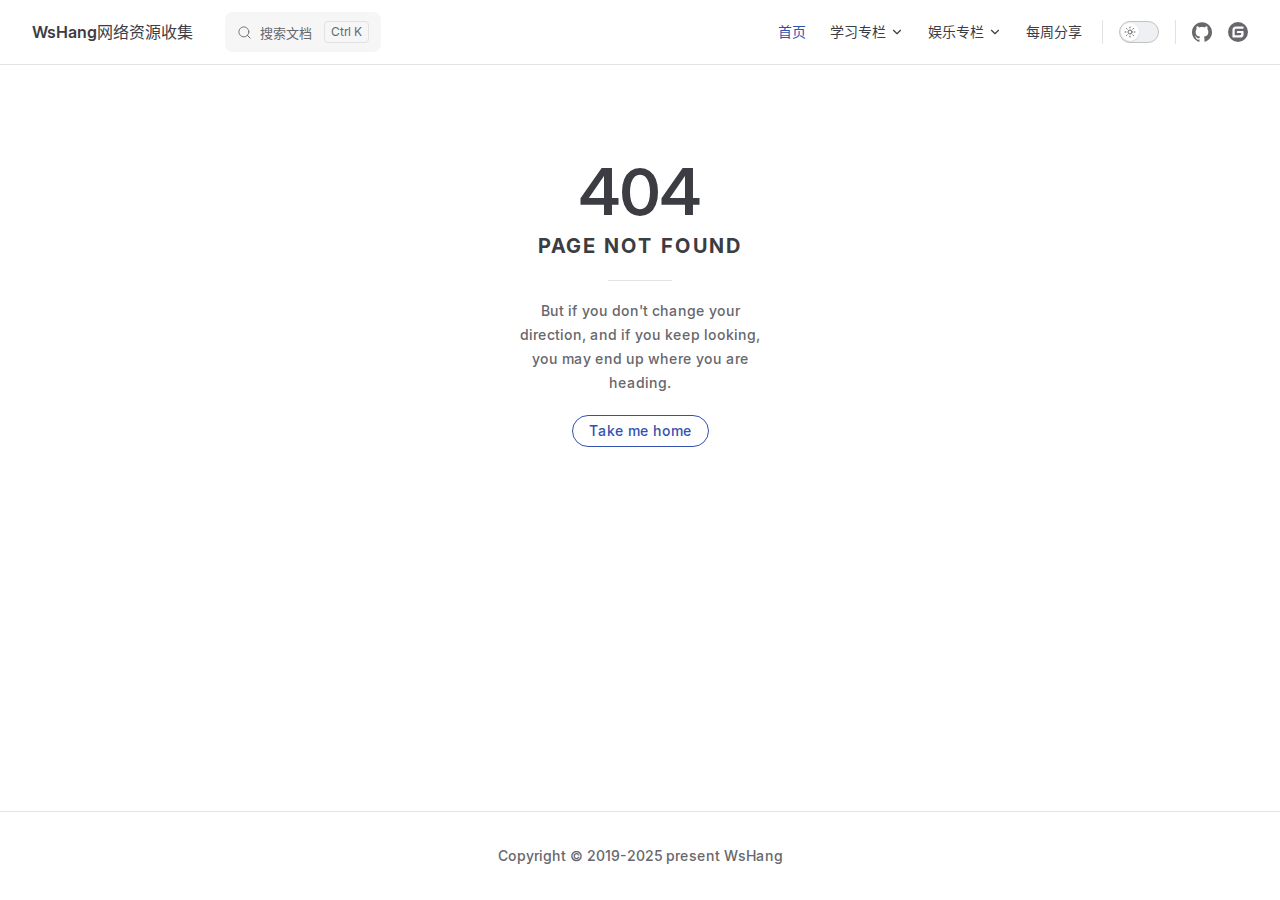
<file: index.html>
<!DOCTYPE html>
<html lang="zh-CN" dir="ltr">
  <head>
    <meta charset="utf-8">
    <meta name="viewport" content="width=device-width,initial-scale=1">
    <title>WsHang网络资源收集</title>
    <meta name="description" content="将一些网站资源集中一下">
    <meta name="generator" content="VitePress v2.0.0-alpha.12">
    <link rel="preload stylesheet" href="./assets/style.3il9s9Pi.css" as="style">
    <link rel="preload stylesheet" href="./vp-icons.css" as="style">
    
    <script type="module" src="./assets/app.D6vBXOU1.js"></script>
    <link rel="preload" href="./assets/inter-roman-latin.Di8DUHzh.woff2" as="font" type="font/woff2" crossorigin="">
    <link rel="modulepreload" href="./assets/chunks/theme.DpxXqufN.js">
    <link rel="modulepreload" href="./assets/chunks/framework.2UkUIg-G.js">
    <link rel="modulepreload" href="./assets/index.md.CUKj035P.lean.js">
    <link rel="icon" href="/public/notebook.svg">
    <script id="check-dark-mode">(()=>{const e=localStorage.getItem("vitepress-theme-appearance")||"auto",a=window.matchMedia("(prefers-color-scheme: dark)").matches;(!e||e==="auto"?a:e==="dark")&&document.documentElement.classList.add("dark")})();</script>
    <script id="check-mac-os">document.documentElement.classList.toggle("mac",/Mac|iPhone|iPod|iPad/i.test(navigator.platform));</script>
  </head>
  <body>
    <div id="app"><div class="Layout" data-v-a1287e7a><!--[--><!--]--><!--[--><span tabindex="-1" data-v-492508fc></span><a href="#VPContent" class="VPSkipLink visually-hidden" data-v-492508fc>Skip to content</a><!--]--><!----><header class="VPNav" data-v-a1287e7a data-v-a0b2321a><div class="VPNavBar" data-v-a0b2321a data-v-b0e57036><div class="wrapper" data-v-b0e57036><div class="container" data-v-b0e57036><div class="title" data-v-b0e57036><div class="VPNavBarTitle" data-v-b0e57036 data-v-381c7abb><a class="title" href="./" data-v-381c7abb><!--[--><!--]--><!----><span data-v-381c7abb>WsHang网络资源收集</span><!--[--><!--]--></a></div></div><div class="content" data-v-b0e57036><div class="content-body" data-v-b0e57036><!--[--><!--]--><div class="VPNavBarSearch search" data-v-b0e57036><!--[--><!----><div id="docsearch"><button type="button" aria-label="搜索文档" aria-keyshortcuts="/ control+k meta+k" class="DocSearch DocSearch-Button"><span class="DocSearch-Button-Container"><span class="vpi-search DocSearch-Search-Icon"></span><span class="DocSearch-Button-Placeholder">搜索文档</span></span><span class="DocSearch-Button-Keys"><kbd class="DocSearch-Button-Key"></kbd><kbd class="DocSearch-Button-Key"></kbd></span></button></div><!--]--></div><nav aria-labelledby="main-nav-aria-label" class="VPNavBarMenu menu" data-v-b0e57036 data-v-860fda33><span id="main-nav-aria-label" class="visually-hidden" data-v-860fda33> Main Navigation </span><!--[--><!--[--><a class="VPLink link VPNavBarMenuLink active" href="./" tabindex="0" data-v-860fda33 data-v-956ec74c><!--[--><span data-v-956ec74c>首页</span><!--]--></a><!--]--><!--[--><div class="VPFlyout VPNavBarMenuGroup" data-v-860fda33 data-v-0b52c8fe><button type="button" class="button" aria-haspopup="true" aria-expanded="false" data-v-0b52c8fe><span class="text" data-v-0b52c8fe><!----><span data-v-0b52c8fe>学习专栏</span><span class="vpi-chevron-down text-icon" data-v-0b52c8fe></span></span></button><div class="menu" data-v-0b52c8fe><div class="VPMenu" data-v-0b52c8fe data-v-ca69ded9><div class="items" data-v-ca69ded9><!--[--><!--[--><div class="VPMenuGroup" data-v-ca69ded9 data-v-ff2b94d0><p class="title" data-v-ff2b94d0>介绍</p><!--[--><!--[--><div class="VPMenuLink" data-v-ff2b94d0 data-v-ce9c4f47><a class="VPLink link" href="./learning/learning.html" data-v-ce9c4f47><!--[--><span data-v-ce9c4f47>学习专栏介绍</span><!--]--></a></div><!--]--><!--]--></div><!--]--><!--[--><div class="VPMenuGroup" data-v-ca69ded9 data-v-ff2b94d0><p class="title" data-v-ff2b94d0>分类</p><!--[--><!--[--><div class="VPMenuLink" data-v-ff2b94d0 data-v-ce9c4f47><a class="VPLink link" href="./learning/" data-v-ce9c4f47><!--[--><span data-v-ce9c4f47>English</span><!--]--></a></div><!--]--><!--]--></div><!--]--><!--]--></div><!--[--><!--]--></div></div></div><!--]--><!--[--><div class="VPFlyout VPNavBarMenuGroup" data-v-860fda33 data-v-0b52c8fe><button type="button" class="button" aria-haspopup="true" aria-expanded="false" data-v-0b52c8fe><span class="text" data-v-0b52c8fe><!----><span data-v-0b52c8fe>娱乐专栏</span><span class="vpi-chevron-down text-icon" data-v-0b52c8fe></span></span></button><div class="menu" data-v-0b52c8fe><div class="VPMenu" data-v-0b52c8fe data-v-ca69ded9><div class="items" data-v-ca69ded9><!--[--><!--[--><div class="VPMenuGroup" data-v-ca69ded9 data-v-ff2b94d0><p class="title" data-v-ff2b94d0>介绍</p><!--[--><!--[--><div class="VPMenuLink" data-v-ff2b94d0 data-v-ce9c4f47><a class="VPLink link" href="./recreation/recreation.html" data-v-ce9c4f47><!--[--><span data-v-ce9c4f47>娱乐专栏介绍</span><!--]--></a></div><!--]--><!--]--></div><!--]--><!--[--><div class="VPMenuGroup" data-v-ca69ded9 data-v-ff2b94d0><p class="title" data-v-ff2b94d0>分类</p><!--[--><!--[--><div class="VPMenuLink" data-v-ff2b94d0 data-v-ce9c4f47><a class="VPLink link" href="./getting-started.html" data-v-ce9c4f47><!--[--><span data-v-ce9c4f47>正在建设……</span><!--]--></a></div><!--]--><!--]--></div><!--]--><!--]--></div><!--[--><!--]--></div></div></div><!--]--><!--[--><a class="VPLink link VPNavBarMenuLink" href="./week/week.html" tabindex="0" data-v-860fda33 data-v-956ec74c><!--[--><span data-v-956ec74c>每周分享</span><!--]--></a><!--]--><!--]--></nav><!----><div class="VPNavBarAppearance appearance" data-v-b0e57036 data-v-af096f4a><button class="VPSwitch VPSwitchAppearance" type="button" role="switch" title aria-checked="false" data-v-af096f4a data-v-e40a8bb6 data-v-4a1c76db><span class="check" data-v-4a1c76db><span class="icon" data-v-4a1c76db><!--[--><span class="vpi-sun sun" data-v-e40a8bb6></span><span class="vpi-moon moon" data-v-e40a8bb6></span><!--]--></span></span></button></div><div class="VPSocialLinks VPNavBarSocialLinks social-links" data-v-b0e57036 data-v-164c457f data-v-c26cd89d><!--[--><a class="VPSocialLink no-icon" href="https://github.com/Wshouhang" aria-label="github" target="_blank" rel="me noopener" data-v-c26cd89d data-v-874c0b76><span class="vpi-social-github"></span></a><a class="VPSocialLink no-icon" href="https://gitee.com/xiaomengyou001" aria-label="gitee" target="_blank" rel="me noopener" data-v-c26cd89d data-v-874c0b76><span class="vpi-social-gitee"></span></a><!--]--></div><div class="VPFlyout VPNavBarExtra extra" data-v-b0e57036 data-v-925effce data-v-0b52c8fe><button type="button" class="button" aria-haspopup="true" aria-expanded="false" aria-label="extra navigation" data-v-0b52c8fe><span class="vpi-more-horizontal icon" data-v-0b52c8fe></span></button><div class="menu" data-v-0b52c8fe><div class="VPMenu" data-v-0b52c8fe data-v-ca69ded9><!----><!--[--><!--[--><!----><div class="group" data-v-925effce><div class="item appearance" data-v-925effce><p class="label" data-v-925effce>主题</p><div class="appearance-action" data-v-925effce><button class="VPSwitch VPSwitchAppearance" type="button" role="switch" title aria-checked="false" data-v-925effce data-v-e40a8bb6 data-v-4a1c76db><span class="check" data-v-4a1c76db><span class="icon" data-v-4a1c76db><!--[--><span class="vpi-sun sun" data-v-e40a8bb6></span><span class="vpi-moon moon" data-v-e40a8bb6></span><!--]--></span></span></button></div></div></div><div class="group" data-v-925effce><div class="item social-links" data-v-925effce><div class="VPSocialLinks social-links-list" data-v-925effce data-v-c26cd89d><!--[--><a class="VPSocialLink no-icon" href="https://github.com/Wshouhang" aria-label="github" target="_blank" rel="me noopener" data-v-c26cd89d data-v-874c0b76><span class="vpi-social-github"></span></a><a class="VPSocialLink no-icon" href="https://gitee.com/xiaomengyou001" aria-label="gitee" target="_blank" rel="me noopener" data-v-c26cd89d data-v-874c0b76><span class="vpi-social-gitee"></span></a><!--]--></div></div></div><!--]--><!--]--></div></div></div><!--[--><!--]--><button type="button" class="VPNavBarHamburger hamburger" aria-label="mobile navigation" aria-expanded="false" aria-controls="VPNavScreen" data-v-b0e57036 data-v-5dea55bf><span class="container" data-v-5dea55bf><span class="top" data-v-5dea55bf></span><span class="middle" data-v-5dea55bf></span><span class="bottom" data-v-5dea55bf></span></span></button></div></div></div></div><div class="divider" data-v-b0e57036><div class="divider-line" data-v-b0e57036></div></div></div><!----></header><!----><!----><div class="VPContent is-home" id="VPContent" data-v-a1287e7a data-v-8d2a3c6c><div class="VPHome" data-v-8d2a3c6c data-v-e40e30de><!--[--><!--]--><div class="VPHero has-image VPHomeHero" data-v-e40e30de data-v-c0c79b97><div class="container" data-v-c0c79b97><div class="main" data-v-c0c79b97><!--[--><!--]--><!--[--><h1 class="heading" data-v-c0c79b97><span class="name clip" data-v-c0c79b97>资料收集</span><span class="text" data-v-c0c79b97>收集一些关于学习
娱乐等网络资源</span></h1><p class="tagline" data-v-c0c79b97>收集有质量、有深度的网络资源</p><!--]--><!--[--><!--]--><div class="actions" data-v-c0c79b97><!--[--><div class="action" data-v-c0c79b97><a class="VPButton medium brand" data-v-c0c79b97 data-v-6ef44cc2><!--[-->开始<!--]--></a></div><div class="action" data-v-c0c79b97><a class="VPButton medium alt" href="https://vitepress.dev/zh/guide/getting-started" target="_blank" rel="noreferrer" data-v-c0c79b97 data-v-6ef44cc2><!--[-->网站构成<!--]--></a></div><!--]--></div><!--[--><!--]--></div><div class="image" data-v-c0c79b97><div class="image-container" data-v-c0c79b97><div class="image-bg" data-v-c0c79b97></div><!--[--><!--[--><img class="VPImage image-src" src="./img/earth.png" alt="VitePress" data-v-35a7d0b8><!--]--><!--]--></div></div></div></div><!--[--><!--]--><!--[--><!--]--><div class="VPFeatures VPHomeFeatures" data-v-e40e30de data-v-d0a190d7><div class="container" data-v-d0a190d7><div class="items" data-v-d0a190d7><!--[--><div class="grid-3 item" data-v-d0a190d7><div class="VPLink no-icon VPFeature" data-v-d0a190d7 data-v-50c63467><!--[--><article class="box" data-v-50c63467><div class="icon" data-v-50c63467><svg t="1757244296506" class="icon" viewBox="0 0 1024 1024" version="1.1" xmlns="http://www.w3.org/2000/svg" p-id="3059" width="48" height="48"><path d="M698.75394446 214.56615084h32.65945259v588.7004672h-32.65945259z" fill="#92DEEB" p-id="3060"></path><path d="M714.25334499 197.54448784v557.56327594h-510.64991061V254.28336642c0-31.4139648 25.46330169-56.73887858 56.73887972-56.73887858h453.91103089z" fill="#FFFFFF" p-id="3061"></path><path d="M554.83093447 249.02464058h108.08064455v176.58246258h-108.08064455zM554.83093447 478.88629534h108.08064455v14.66907534h-108.08064455zM554.83093447 512.92962249h108.08064455v14.66907534h-108.08064455zM554.83093447 546.97294964h108.08064455v14.66907648h-108.08064455zM554.83093447 581.01627678h108.08064455v14.66907648h-108.08064455zM554.83093447 615.05960393h108.08064455v14.66907648h-108.08064455zM554.83093447 444.84296706h108.08064455v14.66907648h-108.08064455z" fill="#E6E5E5" p-id="3062"></path><path d="M260.3423141 698.36888521c-14.53068857 0-29.06137714 5.53550051-40.13237817 16.60650155s-16.60650155 25.6016896-16.60650155 40.13237702 5.53550051 29.06137714 16.60650155 40.13237818 25.6016896 16.60650155 40.13237817 16.60650154h453.91103089v-113.47775829h-453.91103089z" fill="#D9D8D7" p-id="3063"></path><path d="M620.14983851 180.5228237v461.10718293c0 35.98075221-29.33815182 65.31890403-65.31890404 65.31890403H260.3423141c-12.87003819 0-25.04813909 4.98195001-34.04332829 14.11552598-9.13357597 9.13357597-14.11552597 21.17328896-14.11552597 34.04332714H195.02340893v-509.26603491c0-35.98075221 29.19976505-65.31890403 65.31890517-65.31890517h359.80752441z" fill="#ADECF7" p-id="3064"></path><path d="M308.22439139 444.84296706h264.04336868v14.66907648H308.22439139zM308.22439139 478.88629534h264.04336868v14.66907534H308.22439139zM308.22439139 410.79963991h264.04336868v14.66907648H308.22439139zM364.96327111 376.75631276h150.42722247v14.66907534H364.96327111z" fill="#FFFFFF" p-id="3065"></path><path d="M195.02340893 245.84172887v509.26603491h17.02166414c0-12.87003819 4.98195001-25.04813909 14.11552597-34.04332714 9.13357597-9.13357597 21.17328896-14.11552597 34.04332715-14.11552598V180.5228237c-35.98075221 0-65.18051726 29.19976505-65.18051726 65.31890517z" fill="#92DEEB" p-id="3066"></path><path d="M620.14983851 180.5228237v461.10718293c0-35.98075221-29.19976505-65.18051726-65.31890404-65.18051726V115.34230644c36.11914013 0 65.31890403 29.19976505 65.31890404 65.18051726z" fill="#76D0DE" p-id="3067"></path><path d="M260.3423141 803.26661804c-12.87003819 0-25.04813909-4.98195001-34.18171506-14.11552597-9.13357597-9.13357597-14.11552597-21.17328896-14.11552597-34.18171506 0-12.87003819 4.98195001-24.90975232 14.11552597-34.04332715 9.13357597-9.13357597 21.17328896-14.11552597 34.04332715-14.1155271h294.48862037c35.98075221 0 65.31890403-29.33815182 65.31890517-65.31890404 0-35.98075221-29.33815182-65.18051726-65.31890517-65.18051726v17.02166414c26.57040157 0 48.15885312 21.58845155 48.15885312 48.29724103 0 26.57040157-21.58845155 48.29724103-48.15885312 48.29724103H260.3423141c-17.43682674 0-33.76655246 6.7809883-46.08304128 19.09747598-12.31648882 12.31648882-19.09747598 28.78460245-19.09747599 46.08304014 0 17.43682674 6.7809883 33.90494037 19.09747599 46.2214292 12.31648882 12.31648882 28.64621454 19.09747598 46.08304128 19.09747598h470.93269504v-17.02166414H260.3423141z" fill="#76D0DE" p-id="3068"></path><path d="M321.64798009 755.10776378h-61.30566599V851.01030857l30.58363961-30.58363961 30.72202638 30.58363961z" fill="#F77B55" p-id="3069"></path><path d="M833.40499171 264.0569845h-11.90132622l-9.27196274 30.30686492h30.4452517z" fill="#FFFFFF" p-id="3070"></path><path d="M833.40499171 409.69254004h-3.73646336l3.45968754 30.30686492h9.54873856z" fill="#CCCBCA" p-id="3071"></path><path d="M812.23170275 294.36384942h30.4452517v418.62221597h-30.4452517z" fill="#F77B55" p-id="3072"></path><path d="M833.12821589 318.63644201h9.54873856v418.62221597h-9.54873856z" fill="#EE643C" p-id="3073"></path><path d="M833.40499171 264.0569845l-5.9506631-19.65102649-5.95066312 19.65102649z" fill="#656A73" p-id="3074"></path><path d="M833.40499171 264.0569845l-5.9506631-19.65102649 2.21419974 19.65102649z" fill="#232E38" p-id="3075"></path><path d="M812.23170275 712.98606539h30.4452517v17.71360142h-30.4452517z" fill="#F2F2F2" p-id="3076"></path><path d="M833.12821589 737.25865798h9.54873856v17.71360142h-9.54873856z" fill="#CCCBCA" p-id="3077"></path><path d="M842.67695445 747.72133095c0 3.87485013-1.52226247 7.74970027-4.42840064 10.79422522-3.04452494 3.04452494-6.91937507 4.42840064-10.7942252 4.42840064s-7.74970027-1.52226247-10.79422635-4.42840064c-2.90613817-3.04452494-4.42840064-6.91937507-4.42839951-10.79422522v-17.02166414h30.4452517v17.02166414z" fill="#474F59" p-id="3078"></path><path d="M816.79849017 758.51555617c-1.66065038-1.79903715-2.90613817-3.73646222-3.59807545-5.95066198 1.52226247 0.55355051 3.18291285 0.83032519 4.84356323 0.83032406 3.87485013 0 7.74970027-1.52226247 10.79422522-4.42839951 3.04452494-3.04452494 4.42840064-6.91937507 4.42840064-10.79422635v-7.47292558h9.54873856v17.02166414c0 3.87485013-1.52226247 7.74970027-4.42840064 10.79422522-3.04452494 3.04452494-6.91937507 4.42840064-10.79422522 4.42840064-4.01323805 0-7.88808818-1.52226247-10.79422634-4.42840064z" fill="#232E38" p-id="3079"></path></svg></div><h2 class="title" data-v-50c63467>学习专栏</h2><p class="details" data-v-50c63467>收集一些如英语、计算机等网站资源</p><!----></article><!--]--></div></div><div class="grid-3 item" data-v-d0a190d7><div class="VPLink no-icon VPFeature" data-v-d0a190d7 data-v-50c63467><!--[--><article class="box" data-v-50c63467><div class="icon" data-v-50c63467><svg t="1757244356389" class="icon" viewBox="0 0 1024 1024" version="1.1" xmlns="http://www.w3.org/2000/svg" p-id="4510" width="48" height="48"><path d="M736 912H288a288 288 0 0 1 0-576h480c133.76 0 256 137.28 256 288a288 288 0 0 1-288 288z m-448-512a224 224 0 0 0 0 448h448a224 224 0 0 0 224-224c0-126.08-103.04-224-192-224z" fill="#13227a" p-id="4511"></path><path d="M256 496h64v256H256z" fill="#13227a" p-id="4512"></path><path d="M160 592h256v64H160zM544 272h-64v-64a96 96 0 0 1 96-96v64a32 32 0 0 0-32 32zM653.12 617.28a32 32 0 0 0-45.12 0l-45.44-45.12a96 96 0 0 1 136 0z" fill="#13227a" p-id="4513"></path><path d="M562.88 707.84a96 96 0 0 1 0-135.68L608 617.6a32 32 0 0 0-9.28 22.4 32 32 0 0 0 9.28 22.72zM845.12 617.28a32 32 0 0 0-45.12 0l-45.44-45.12a96 96 0 0 1 136 0z" fill="#13227a" p-id="4514"></path><path d="M754.88 707.84a96 96 0 0 1 0-135.68L800 617.6a32 32 0 0 0-9.28 22.4 32 32 0 0 0 9.28 22.72z" fill="#13227a" p-id="4515"></path></svg></div><h2 class="title" data-v-50c63467>娱乐专栏</h2><p class="details" data-v-50c63467>收集一些好玩的电子娱乐项目的网站资源</p><!----></article><!--]--></div></div><div class="grid-3 item" data-v-d0a190d7><div class="VPLink no-icon VPFeature" data-v-d0a190d7 data-v-50c63467><!--[--><article class="box" data-v-50c63467><div class="icon" data-v-50c63467><svg t="1757244223060" class="icon" viewBox="0 0 1024 1024" version="1.1" xmlns="http://www.w3.org/2000/svg" p-id="1871" width="48" height="48"><path d="M548.8 960c-144 0-260.8-116.8-260.8-260.8s116.8-260.8 260.8-260.8 260.8 116.8 260.8 260.8c1.6 144-116.8 260.8-260.8 260.8z" fill="#96E8BA" p-id="1872"></path><path d="M208 579.2c-25.6 0-51.2-8-72-25.6-49.6-40-57.6-113.6-17.6-163.2 40-49.6 113.6-57.6 163.2-17.6s57.6 113.6 17.6 163.2c-24 28.8-57.6 43.2-91.2 43.2z m0-187.2h-8c-19.2 1.6-35.2 11.2-48 25.6-11.2 14.4-17.6 33.6-16 52.8 1.6 19.2 11.2 35.2 25.6 48 30.4 24 75.2 19.2 99.2-11.2s19.2-75.2-11.2-99.2c-9.6-9.6-25.6-16-41.6-16z m73.6 131.2z" fill="#103E26" p-id="1873"></path><path d="M280 414.4c-8 0-14.4-3.2-19.2-11.2-6.4-11.2-3.2-24 8-30.4l288-176c11.2-6.4 24-3.2 30.4 8 6.4 11.2 3.2 24-8 30.4l-288 176c-3.2 1.6-6.4 3.2-11.2 3.2z" fill="#103E26" p-id="1874"></path><path d="M635.2 257.6c-19.2 0-36.8-6.4-51.2-17.6-35.2-28.8-40-80-12.8-115.2 28.8-35.2 80-40 115.2-12.8 17.6 14.4 27.2 33.6 30.4 54.4s-3.2 43.2-17.6 59.2-33.6 27.2-54.4 30.4c-3.2 1.6-6.4 1.6-9.6 1.6z m0-118.4c-11.2 0-20.8 4.8-28.8 14.4-12.8 16-9.6 38.4 4.8 51.2 8 6.4 17.6 9.6 27.2 8 9.6-1.6 19.2-6.4 24-12.8 6.4-8 9.6-17.6 8-27.2s-6.4-19.2-12.8-24c-6.4-6.4-14.4-9.6-22.4-9.6zM440 766.4c-8 0-14.4-3.2-19.2-9.6l-144-224c-6.4-11.2-3.2-24 6.4-30.4 9.6-6.4 24-3.2 30.4 6.4l144 224c6.4 11.2 3.2 24-6.4 30.4-3.2 1.6-6.4 3.2-11.2 3.2z" fill="#103E26" p-id="1875"></path><path d="M475.2 881.6c-19.2 0-36.8-6.4-51.2-17.6-17.6-14.4-27.2-33.6-30.4-54.4-1.6-22.4 3.2-43.2 17.6-59.2 28.8-35.2 80-40 115.2-12.8 17.6 14.4 27.2 33.6 30.4 54.4 1.6 22.4-3.2 43.2-17.6 59.2-14.4 17.6-33.6 27.2-54.4 30.4h-9.6z m0-118.4c-11.2 0-20.8 4.8-28.8 14.4-6.4 8-9.6 17.6-8 27.2 1.6 9.6 6.4 19.2 12.8 24 8 6.4 17.6 9.6 27.2 8 9.6-1.6 19.2-6.4 24-12.8 6.4-8 9.6-17.6 8-27.2-1.6-9.6-6.4-19.2-12.8-24-6.4-8-14.4-9.6-22.4-9.6z" fill="#103E26" p-id="1876"></path></svg></div><h2 class="title" data-v-50c63467>每周分享</h2><p class="details" data-v-50c63467>分享一些软件、博客等网站资源</p><!----></article><!--]--></div></div><!--]--></div></div></div><!--[--><!--]--><div class="vp-doc container" style="" data-v-e40e30de data-v-7a48a447><!--[--><div style="position:relative;" data-v-e40e30de><div></div></div><!--]--></div></div></div><footer class="VPFooter" data-v-a1287e7a data-v-5e8932eb><div class="container" data-v-5e8932eb><!----><p class="copyright" data-v-5e8932eb>Copyright © 2019-2025 present WsHang</p></div></footer><!--[--><!--]--></div></div>
    <script>window.__VP_HASH_MAP__=JSON.parse("{\"index.md\":\"CUKj035P\",\"learning_learning.md\":\"C31uwkg-\",\"recreation_recreation.md\":\"DtAg69iJ\",\"week_week.md\":\"nzRjqoIP\"}");window.__VP_SITE_DATA__=JSON.parse("{\"lang\":\"zh-CN\",\"dir\":\"ltr\",\"title\":\"WsHang网络资源收集\",\"description\":\"将一些网站资源集中一下\",\"base\":\"./\",\"head\":[],\"router\":{\"prefetchLinks\":true},\"appearance\":true,\"themeConfig\":{\"nav\":[{\"text\":\"首页\",\"link\":\"/\"},{\"text\":\"学习专栏\",\"items\":[{\"text\":\"介绍\",\"items\":[{\"text\":\"学习专栏介绍\",\"link\":\"/learning/learning\"}]},{\"text\":\"分类\",\"items\":[{\"text\":\"English\",\"link\":\"/learning/\"}]}]},{\"text\":\"娱乐专栏\",\"items\":[{\"text\":\"介绍\",\"items\":[{\"text\":\"娱乐专栏介绍\",\"link\":\"/recreation/recreation\"}]},{\"text\":\"分类\",\"items\":[{\"text\":\"正在建设……\",\"link\":\"/getting-started\"}]}]},{\"text\":\"每周分享\",\"link\":\"/week/week\"}],\"sidebar\":{\"/learning/\":[{\"text\":\"learning\",\"collapsed\":true,\"items\":[]}],\"/recreation/\":[{\"text\":\"recreation\",\"collapsed\":true,\"items\":[]}]},\"search\":{\"provider\":\"algolia\",\"options\":{\"appId\":\"<Application ID>\",\"apiKey\":\"<Search-Only API Key>\",\"indexName\":\"<INDEX_NAME>\",\"locales\":{\"root\":{\"placeholder\":\"搜索文档\",\"translations\":{\"button\":{\"buttonText\":\"搜索文档\",\"buttonAriaLabel\":\"搜索文档\"},\"modal\":{\"searchBox\":{\"resetButtonTitle\":\"清除查询条件\",\"resetButtonAriaLabel\":\"清除查询条件\",\"cancelButtonText\":\"取消\",\"cancelButtonAriaLabel\":\"取消\"},\"startScreen\":{\"recentSearchesTitle\":\"搜索历史\",\"noRecentSearchesText\":\"没有搜索历史\",\"saveRecentSearchButtonTitle\":\"保存至搜索历史\",\"removeRecentSearchButtonTitle\":\"从搜索历史中移除\",\"favoriteSearchesTitle\":\"收藏\",\"removeFavoriteSearchButtonTitle\":\"从收藏中移除\"},\"errorScreen\":{\"titleText\":\"无法获取结果\",\"helpText\":\"你可能需要检查你的网络连接\"},\"footer\":{\"selectText\":\"选择\",\"navigateText\":\"切换\",\"closeText\":\"关闭\",\"searchByText\":\"搜索提供者\"},\"noResultsScreen\":{\"noResultsText\":\"无法找到相关结果\",\"suggestedQueryText\":\"你可以尝试查询\",\"reportMissingResultsText\":\"你认为该查询应该有结果？\",\"reportMissingResultsLinkText\":\"点击反馈\"}}}}}}},\"markdown\":{\"image\":{\"lazyLoading\":true}},\"socialLinks\":[{\"icon\":\"github\",\"link\":\"https://github.com/Wshouhang\"},{\"icon\":\"gitee\",\"link\":\"https://gitee.com/xiaomengyou001\"}],\"sidebarMenuLabel\":\"菜单\",\"returnToTopLabel\":\"回到顶部\",\"outline\":{\"level\":[2,3],\"label\":\"页面导航\"},\"docFooter\":{\"prev\":\"上一页\",\"next\":\"下一页\"},\"lastUpdated\":{\"text\":\"最后更新于\",\"formatOptions\":{\"dateStyle\":\"short\",\"timeStyle\":\"medium\"}},\"langMenuLabel\":\"多语言\",\"darkModeSwitchLabel\":\"主题\",\"lightModeSwitchTitle\":\"切换到浅色模式\",\"darkModeSwitchTitle\":\"切换到深色模式\",\"footer\":{\"copyright\":\"Copyright © 2019-2025 present WsHang\"}},\"locales\":{},\"scrollOffset\":134,\"cleanUrls\":false,\"additionalConfig\":{}}");</script>
    
  </body>
</html>
</file>
<file: assets/style.3il9s9Pi.css>
@font-face{font-family:Inter;font-style:normal;font-weight:100 900;font-display:swap;src:url(./inter-roman-cyrillic-ext.BBPuwvHQ.woff2) format("woff2");unicode-range:U+0460-052F,U+1C80-1C88,U+20B4,U+2DE0-2DFF,U+A640-A69F,U+FE2E-FE2F}@font-face{font-family:Inter;font-style:normal;font-weight:100 900;font-display:swap;src:url(./inter-roman-cyrillic.C5lxZ8CY.woff2) format("woff2");unicode-range:U+0301,U+0400-045F,U+0490-0491,U+04B0-04B1,U+2116}@font-face{font-family:Inter;font-style:normal;font-weight:100 900;font-display:swap;src:url(./inter-roman-greek-ext.CqjqNYQ-.woff2) format("woff2");unicode-range:U+1F00-1FFF}@font-face{font-family:Inter;font-style:normal;font-weight:100 900;font-display:swap;src:url(./inter-roman-greek.BBVDIX6e.woff2) format("woff2");unicode-range:U+0370-0377,U+037A-037F,U+0384-038A,U+038C,U+038E-03A1,U+03A3-03FF}@font-face{font-family:Inter;font-style:normal;font-weight:100 900;font-display:swap;src:url(./inter-roman-vietnamese.BjW4sHH5.woff2) format("woff2");unicode-range:U+0102-0103,U+0110-0111,U+0128-0129,U+0168-0169,U+01A0-01A1,U+01AF-01B0,U+0300-0301,U+0303-0304,U+0308-0309,U+0323,U+0329,U+1EA0-1EF9,U+20AB}@font-face{font-family:Inter;font-style:normal;font-weight:100 900;font-display:swap;src:url(./inter-roman-latin-ext.4ZJIpNVo.woff2) format("woff2");unicode-range:U+0100-02AF,U+0304,U+0308,U+0329,U+1E00-1E9F,U+1EF2-1EFF,U+2020,U+20A0-20AB,U+20AD-20C0,U+2113,U+2C60-2C7F,U+A720-A7FF}@font-face{font-family:Inter;font-style:normal;font-weight:100 900;font-display:swap;src:url(./inter-roman-latin.Di8DUHzh.woff2) format("woff2");unicode-range:U+0000-00FF,U+0131,U+0152-0153,U+02BB-02BC,U+02C6,U+02DA,U+02DC,U+0304,U+0308,U+0329,U+2000-206F,U+2074,U+20AC,U+2122,U+2191,U+2193,U+2212,U+2215,U+FEFF,U+FFFD}@font-face{font-family:Inter;font-style:italic;font-weight:100 900;font-display:swap;src:url(./inter-italic-cyrillic-ext.r48I6akx.woff2) format("woff2");unicode-range:U+0460-052F,U+1C80-1C88,U+20B4,U+2DE0-2DFF,U+A640-A69F,U+FE2E-FE2F}@font-face{font-family:Inter;font-style:italic;font-weight:100 900;font-display:swap;src:url(./inter-italic-cyrillic.By2_1cv3.woff2) format("woff2");unicode-range:U+0301,U+0400-045F,U+0490-0491,U+04B0-04B1,U+2116}@font-face{font-family:Inter;font-style:italic;font-weight:100 900;font-display:swap;src:url(./inter-italic-greek-ext.1u6EdAuj.woff2) format("woff2");unicode-range:U+1F00-1FFF}@font-face{font-family:Inter;font-style:italic;font-weight:100 900;font-display:swap;src:url(./inter-italic-greek.DJ8dCoTZ.woff2) format("woff2");unicode-range:U+0370-0377,U+037A-037F,U+0384-038A,U+038C,U+038E-03A1,U+03A3-03FF}@font-face{font-family:Inter;font-style:italic;font-weight:100 900;font-display:swap;src:url(./inter-italic-vietnamese.BSbpV94h.woff2) format("woff2");unicode-range:U+0102-0103,U+0110-0111,U+0128-0129,U+0168-0169,U+01A0-01A1,U+01AF-01B0,U+0300-0301,U+0303-0304,U+0308-0309,U+0323,U+0329,U+1EA0-1EF9,U+20AB}@font-face{font-family:Inter;font-style:italic;font-weight:100 900;font-display:swap;src:url(./inter-italic-latin-ext.CN1xVJS-.woff2) format("woff2");unicode-range:U+0100-02AF,U+0304,U+0308,U+0329,U+1E00-1E9F,U+1EF2-1EFF,U+2020,U+20A0-20AB,U+20AD-20C0,U+2113,U+2C60-2C7F,U+A720-A7FF}@font-face{font-family:Inter;font-style:italic;font-weight:100 900;font-display:swap;src:url(./inter-italic-latin.C2AdPX0b.woff2) format("woff2");unicode-range:U+0000-00FF,U+0131,U+0152-0153,U+02BB-02BC,U+02C6,U+02DA,U+02DC,U+0304,U+0308,U+0329,U+2000-206F,U+2074,U+20AC,U+2122,U+2191,U+2193,U+2212,U+2215,U+FEFF,U+FFFD}@font-face{font-family:Punctuation SC;font-weight:400;src:local("PingFang SC Regular"),local("Noto Sans CJK SC"),local("Microsoft YaHei");unicode-range:U+201C,U+201D,U+2018,U+2019,U+2E3A,U+2014,U+2013,U+2026,U+00B7,U+007E,U+002F}@font-face{font-family:Punctuation SC;font-weight:500;src:local("PingFang SC Medium"),local("Noto Sans CJK SC"),local("Microsoft YaHei");unicode-range:U+201C,U+201D,U+2018,U+2019,U+2E3A,U+2014,U+2013,U+2026,U+00B7,U+007E,U+002F}@font-face{font-family:Punctuation SC;font-weight:600;src:local("PingFang SC Semibold"),local("Noto Sans CJK SC Bold"),local("Microsoft YaHei Bold");unicode-range:U+201C,U+201D,U+2018,U+2019,U+2E3A,U+2014,U+2013,U+2026,U+00B7,U+007E,U+002F}@font-face{font-family:Punctuation SC;font-weight:700;src:local("PingFang SC Semibold"),local("Noto Sans CJK SC Bold"),local("Microsoft YaHei Bold");unicode-range:U+201C,U+201D,U+2018,U+2019,U+2E3A,U+2014,U+2013,U+2026,U+00B7,U+007E,U+002F}:root{--vp-c-white: #ffffff;--vp-c-black: #000000;--vp-c-neutral: var(--vp-c-black);--vp-c-neutral-inverse: var(--vp-c-white)}.dark{--vp-c-neutral: var(--vp-c-white);--vp-c-neutral-inverse: var(--vp-c-black)}:root{--vp-c-gray-1: #dddde3;--vp-c-gray-2: #e4e4e9;--vp-c-gray-3: #ebebef;--vp-c-gray-soft: rgba(142, 150, 170, .14);--vp-c-indigo-1: #3451b2;--vp-c-indigo-2: #3a5ccc;--vp-c-indigo-3: #5672cd;--vp-c-indigo-soft: rgba(100, 108, 255, .14);--vp-c-purple-1: #6f42c1;--vp-c-purple-2: #7e4cc9;--vp-c-purple-3: #8e5cd9;--vp-c-purple-soft: rgba(159, 122, 234, .14);--vp-c-green-1: #18794e;--vp-c-green-2: #299764;--vp-c-green-3: #30a46c;--vp-c-green-soft: rgba(16, 185, 129, .14);--vp-c-yellow-1: #915930;--vp-c-yellow-2: #946300;--vp-c-yellow-3: #9f6a00;--vp-c-yellow-soft: rgba(234, 179, 8, .14);--vp-c-red-1: #b8272c;--vp-c-red-2: #d5393e;--vp-c-red-3: #e0575b;--vp-c-red-soft: rgba(244, 63, 94, .14);--vp-c-sponsor: #db2777}.dark{--vp-c-gray-1: #515c67;--vp-c-gray-2: #414853;--vp-c-gray-3: #32363f;--vp-c-gray-soft: rgba(101, 117, 133, .16);--vp-c-indigo-1: #a8b1ff;--vp-c-indigo-2: #5c73e7;--vp-c-indigo-3: #3e63dd;--vp-c-indigo-soft: rgba(100, 108, 255, .16);--vp-c-purple-1: #c8abfa;--vp-c-purple-2: #a879e6;--vp-c-purple-3: #8e5cd9;--vp-c-purple-soft: rgba(159, 122, 234, .16);--vp-c-green-1: #3dd68c;--vp-c-green-2: #30a46c;--vp-c-green-3: #298459;--vp-c-green-soft: rgba(16, 185, 129, .16);--vp-c-yellow-1: #f9b44e;--vp-c-yellow-2: #da8b17;--vp-c-yellow-3: #a46a0a;--vp-c-yellow-soft: rgba(234, 179, 8, .16);--vp-c-red-1: #f66f81;--vp-c-red-2: #f14158;--vp-c-red-3: #b62a3c;--vp-c-red-soft: rgba(244, 63, 94, .16)}:root{--vp-c-bg: #ffffff;--vp-c-bg-alt: #f6f6f7;--vp-c-bg-elv: #ffffff;--vp-c-bg-soft: #f6f6f7}.dark{--vp-c-bg: #1b1b1f;--vp-c-bg-alt: #161618;--vp-c-bg-elv: #202127;--vp-c-bg-soft: #202127}:root{--vp-c-border: #c2c2c4;--vp-c-divider: #e2e2e3;--vp-c-gutter: #e2e2e3}.dark{--vp-c-border: #3c3f44;--vp-c-divider: #2e2e32;--vp-c-gutter: #000000}:root{--vp-c-text-1: #3c3c43;--vp-c-text-2: #67676c;--vp-c-text-3: #929295}.dark{--vp-c-text-1: #dfdfd6;--vp-c-text-2: #98989f;--vp-c-text-3: #6a6a71}:root{--vp-c-default-1: var(--vp-c-gray-1);--vp-c-default-2: var(--vp-c-gray-2);--vp-c-default-3: var(--vp-c-gray-3);--vp-c-default-soft: var(--vp-c-gray-soft);--vp-c-brand-1: var(--vp-c-indigo-1);--vp-c-brand-2: var(--vp-c-indigo-2);--vp-c-brand-3: var(--vp-c-indigo-3);--vp-c-brand-soft: var(--vp-c-indigo-soft);--vp-c-brand: var(--vp-c-brand-1);--vp-c-tip-1: var(--vp-c-brand-1);--vp-c-tip-2: var(--vp-c-brand-2);--vp-c-tip-3: var(--vp-c-brand-3);--vp-c-tip-soft: var(--vp-c-brand-soft);--vp-c-note-1: var(--vp-c-brand-1);--vp-c-note-2: var(--vp-c-brand-2);--vp-c-note-3: var(--vp-c-brand-3);--vp-c-note-soft: var(--vp-c-brand-soft);--vp-c-success-1: var(--vp-c-green-1);--vp-c-success-2: var(--vp-c-green-2);--vp-c-success-3: var(--vp-c-green-3);--vp-c-success-soft: var(--vp-c-green-soft);--vp-c-important-1: var(--vp-c-purple-1);--vp-c-important-2: var(--vp-c-purple-2);--vp-c-important-3: var(--vp-c-purple-3);--vp-c-important-soft: var(--vp-c-purple-soft);--vp-c-warning-1: var(--vp-c-yellow-1);--vp-c-warning-2: var(--vp-c-yellow-2);--vp-c-warning-3: var(--vp-c-yellow-3);--vp-c-warning-soft: var(--vp-c-yellow-soft);--vp-c-danger-1: var(--vp-c-red-1);--vp-c-danger-2: var(--vp-c-red-2);--vp-c-danger-3: var(--vp-c-red-3);--vp-c-danger-soft: var(--vp-c-red-soft);--vp-c-caution-1: var(--vp-c-red-1);--vp-c-caution-2: var(--vp-c-red-2);--vp-c-caution-3: var(--vp-c-red-3);--vp-c-caution-soft: var(--vp-c-red-soft)}:root{--vp-font-family-base: "Inter", ui-sans-serif, system-ui, sans-serif, "Apple Color Emoji", "Segoe UI Emoji", "Segoe UI Symbol", "Noto Color Emoji";--vp-font-family-mono: ui-monospace, "Menlo", "Monaco", "Consolas", "Liberation Mono", "Courier New", monospace;font-optical-sizing:auto}:root:where(:lang(zh)){--vp-font-family-base: "Punctuation SC", "Inter", ui-sans-serif, system-ui, sans-serif, "Apple Color Emoji", "Segoe UI Emoji", "Segoe UI Symbol", "Noto Color Emoji"}:root{--vp-shadow-1: 0 1px 2px rgba(0, 0, 0, .04), 0 1px 2px rgba(0, 0, 0, .06);--vp-shadow-2: 0 3px 12px rgba(0, 0, 0, .07), 0 1px 4px rgba(0, 0, 0, .07);--vp-shadow-3: 0 12px 32px rgba(0, 0, 0, .1), 0 2px 6px rgba(0, 0, 0, .08);--vp-shadow-4: 0 14px 44px rgba(0, 0, 0, .12), 0 3px 9px rgba(0, 0, 0, .12);--vp-shadow-5: 0 18px 56px rgba(0, 0, 0, .16), 0 4px 12px rgba(0, 0, 0, .16)}:root{--vp-z-index-footer: 10;--vp-z-index-local-nav: 20;--vp-z-index-nav: 30;--vp-z-index-layout-top: 40;--vp-z-index-backdrop: 50;--vp-z-index-sidebar: 60}@media (min-width: 960px){:root{--vp-z-index-sidebar: 25}}:root{--vp-layout-max-width: 1440px}:root{--vp-header-anchor-symbol: "#"}:root{--vp-code-line-height: 1.7;--vp-code-font-size: .875em;--vp-code-color: var(--vp-c-brand-1);--vp-code-link-color: var(--vp-c-brand-1);--vp-code-link-hover-color: var(--vp-c-brand-2);--vp-code-bg: var(--vp-c-default-soft);--vp-code-block-color: var(--vp-c-text-2);--vp-code-block-bg: var(--vp-c-bg-alt);--vp-code-block-divider-color: var(--vp-c-gutter);--vp-code-lang-color: var(--vp-c-text-2);--vp-code-line-highlight-color: var(--vp-c-default-soft);--vp-code-line-number-color: var(--vp-c-text-2);--vp-code-line-diff-add-color: var(--vp-c-success-soft);--vp-code-line-diff-add-symbol-color: var(--vp-c-success-1);--vp-code-line-diff-remove-color: var(--vp-c-danger-soft);--vp-code-line-diff-remove-symbol-color: var(--vp-c-danger-1);--vp-code-line-warning-color: var(--vp-c-warning-soft);--vp-code-line-error-color: var(--vp-c-danger-soft);--vp-code-copy-code-border-color: var(--vp-c-divider);--vp-code-copy-code-bg: var(--vp-c-bg-soft);--vp-code-copy-code-hover-border-color: var(--vp-c-divider);--vp-code-copy-code-hover-bg: var(--vp-c-bg);--vp-code-copy-code-active-text: var(--vp-c-text-2);--vp-code-copy-copied-text-content: "Copied";--vp-code-tab-divider: var(--vp-code-block-divider-color);--vp-code-tab-text-color: var(--vp-c-text-2);--vp-code-tab-bg: var(--vp-code-block-bg);--vp-code-tab-hover-text-color: var(--vp-c-text-1);--vp-code-tab-active-text-color: var(--vp-c-text-1);--vp-code-tab-active-bar-color: var(--vp-c-brand-1)}:lang(es),:lang(pt){--vp-code-copy-copied-text-content: "Copiado"}:lang(fa){--vp-code-copy-copied-text-content: "کپی شد"}:lang(ko){--vp-code-copy-copied-text-content: "복사됨"}:lang(ru){--vp-code-copy-copied-text-content: "Скопировано"}:lang(zh){--vp-code-copy-copied-text-content: "已复制"}:root{--vp-button-brand-border: transparent;--vp-button-brand-text: var(--vp-c-white);--vp-button-brand-bg: var(--vp-c-brand-3);--vp-button-brand-hover-border: transparent;--vp-button-brand-hover-text: var(--vp-c-white);--vp-button-brand-hover-bg: var(--vp-c-brand-2);--vp-button-brand-active-border: transparent;--vp-button-brand-active-text: var(--vp-c-white);--vp-button-brand-active-bg: var(--vp-c-brand-1);--vp-button-alt-border: transparent;--vp-button-alt-text: var(--vp-c-text-1);--vp-button-alt-bg: var(--vp-c-default-3);--vp-button-alt-hover-border: transparent;--vp-button-alt-hover-text: var(--vp-c-text-1);--vp-button-alt-hover-bg: var(--vp-c-default-2);--vp-button-alt-active-border: transparent;--vp-button-alt-active-text: var(--vp-c-text-1);--vp-button-alt-active-bg: var(--vp-c-default-1);--vp-button-sponsor-border: var(--vp-c-text-2);--vp-button-sponsor-text: var(--vp-c-text-2);--vp-button-sponsor-bg: transparent;--vp-button-sponsor-hover-border: var(--vp-c-sponsor);--vp-button-sponsor-hover-text: var(--vp-c-sponsor);--vp-button-sponsor-hover-bg: transparent;--vp-button-sponsor-active-border: var(--vp-c-sponsor);--vp-button-sponsor-active-text: var(--vp-c-sponsor);--vp-button-sponsor-active-bg: transparent}:root{--vp-custom-block-font-size: 14px;--vp-custom-block-code-font-size: 13px;--vp-custom-block-info-border: transparent;--vp-custom-block-info-text: var(--vp-c-text-1);--vp-custom-block-info-bg: var(--vp-c-default-soft);--vp-custom-block-info-code-bg: var(--vp-c-default-soft);--vp-custom-block-note-border: transparent;--vp-custom-block-note-text: var(--vp-c-text-1);--vp-custom-block-note-bg: var(--vp-c-default-soft);--vp-custom-block-note-code-bg: var(--vp-c-default-soft);--vp-custom-block-tip-border: transparent;--vp-custom-block-tip-text: var(--vp-c-text-1);--vp-custom-block-tip-bg: var(--vp-c-tip-soft);--vp-custom-block-tip-code-bg: var(--vp-c-tip-soft);--vp-custom-block-important-border: transparent;--vp-custom-block-important-text: var(--vp-c-text-1);--vp-custom-block-important-bg: var(--vp-c-important-soft);--vp-custom-block-important-code-bg: var(--vp-c-important-soft);--vp-custom-block-warning-border: transparent;--vp-custom-block-warning-text: var(--vp-c-text-1);--vp-custom-block-warning-bg: var(--vp-c-warning-soft);--vp-custom-block-warning-code-bg: var(--vp-c-warning-soft);--vp-custom-block-danger-border: transparent;--vp-custom-block-danger-text: var(--vp-c-text-1);--vp-custom-block-danger-bg: var(--vp-c-danger-soft);--vp-custom-block-danger-code-bg: var(--vp-c-danger-soft);--vp-custom-block-caution-border: transparent;--vp-custom-block-caution-text: var(--vp-c-text-1);--vp-custom-block-caution-bg: var(--vp-c-caution-soft);--vp-custom-block-caution-code-bg: var(--vp-c-caution-soft);--vp-custom-block-details-border: var(--vp-custom-block-info-border);--vp-custom-block-details-text: var(--vp-custom-block-info-text);--vp-custom-block-details-bg: var(--vp-custom-block-info-bg);--vp-custom-block-details-code-bg: var(--vp-custom-block-info-code-bg)}:root{--vp-input-border-color: var(--vp-c-border);--vp-input-bg-color: var(--vp-c-bg-alt);--vp-input-switch-bg-color: var(--vp-c-default-soft)}:root{--vp-nav-height: 64px;--vp-nav-bg-color: var(--vp-c-bg);--vp-nav-screen-bg-color: var(--vp-c-bg);--vp-nav-logo-height: 24px}.hide-nav{--vp-nav-height: 0px}.hide-nav .VPSidebar{--vp-nav-height: 22px}:root{--vp-local-nav-bg-color: var(--vp-c-bg)}:root{--vp-sidebar-width: 272px;--vp-sidebar-bg-color: var(--vp-c-bg-alt)}:root{--vp-backdrop-bg-color: rgba(0, 0, 0, .6)}:root{--vp-home-hero-name-color: var(--vp-c-brand-1);--vp-home-hero-name-background: transparent;--vp-home-hero-image-background-image: none;--vp-home-hero-image-filter: none}:root{--vp-badge-info-border: transparent;--vp-badge-info-text: var(--vp-c-text-2);--vp-badge-info-bg: var(--vp-c-default-soft);--vp-badge-tip-border: transparent;--vp-badge-tip-text: var(--vp-c-tip-1);--vp-badge-tip-bg: var(--vp-c-tip-soft);--vp-badge-warning-border: transparent;--vp-badge-warning-text: var(--vp-c-warning-1);--vp-badge-warning-bg: var(--vp-c-warning-soft);--vp-badge-danger-border: transparent;--vp-badge-danger-text: var(--vp-c-danger-1);--vp-badge-danger-bg: var(--vp-c-danger-soft)}:root{--vp-carbon-ads-text-color: var(--vp-c-text-1);--vp-carbon-ads-poweredby-color: var(--vp-c-text-2);--vp-carbon-ads-bg-color: var(--vp-c-bg-soft);--vp-carbon-ads-hover-text-color: var(--vp-c-brand-1);--vp-carbon-ads-hover-poweredby-color: var(--vp-c-text-1)}:root{--vp-local-search-bg: var(--vp-c-bg);--vp-local-search-result-bg: var(--vp-c-bg);--vp-local-search-result-border: var(--vp-c-divider);--vp-local-search-result-selected-bg: var(--vp-c-bg);--vp-local-search-result-selected-border: var(--vp-c-brand-1);--vp-local-search-highlight-bg: var(--vp-c-brand-1);--vp-local-search-highlight-text: var(--vp-c-neutral-inverse)}@media (prefers-reduced-motion: reduce){*,:before,:after{animation-delay:-1ms!important;animation-duration:1ms!important;animation-iteration-count:1!important;background-attachment:initial!important;scroll-behavior:auto!important;transition-duration:0s!important;transition-delay:0s!important}}*,:before,:after{box-sizing:border-box}html{line-height:1.4;font-size:16px;-webkit-text-size-adjust:100%}html.dark{color-scheme:dark}body{margin:0;width:100%;min-width:320px;min-height:100vh;line-height:24px;font-family:var(--vp-font-family-base);font-size:16px;font-weight:400;color:var(--vp-c-text-1);background-color:var(--vp-c-bg);font-synthesis:style;text-rendering:optimizeLegibility;-webkit-font-smoothing:antialiased;-moz-osx-font-smoothing:grayscale}main{display:block}h1,h2,h3,h4,h5,h6{margin:0;line-height:24px;font-size:16px;font-weight:400}p{margin:0}strong,b{font-weight:600}a,area,button,[role=button],input,label,select,summary,textarea{touch-action:manipulation}a{color:inherit;text-decoration:inherit}ol,ul{list-style:none;margin:0;padding:0}blockquote{margin:0}pre,code,kbd,samp{font-family:var(--vp-font-family-mono)}img,svg,video,canvas,audio,iframe,embed,object{display:block}figure{margin:0}img,video{max-width:100%;height:auto}button,input,optgroup,select,textarea{border:0;padding:0;line-height:inherit;color:inherit}button{padding:0;font-family:inherit;background-color:transparent;background-image:none}button:enabled,[role=button]:enabled{cursor:pointer}button:focus,button:focus-visible{outline:1px dotted;outline:4px auto -webkit-focus-ring-color}button:focus:not(:focus-visible){outline:none!important}input:focus,textarea:focus,select:focus{outline:none}table{border-collapse:collapse}input{background-color:transparent}input:-ms-input-placeholder,textarea:-ms-input-placeholder{color:var(--vp-c-text-3)}input::-ms-input-placeholder,textarea::-ms-input-placeholder{color:var(--vp-c-text-3)}input::placeholder,textarea::placeholder{color:var(--vp-c-text-3)}input::-webkit-outer-spin-button,input::-webkit-inner-spin-button{-webkit-appearance:none;margin:0}input[type=number]{-moz-appearance:textfield}textarea{resize:vertical}select{-webkit-appearance:none}fieldset{margin:0;padding:0}h1,h2,h3,h4,h5,h6,li,p{overflow-wrap:break-word}vite-error-overlay{z-index:9999}mjx-container{overflow-x:auto}mjx-container>svg{display:inline-block;margin:auto}[class^=vpi-],[class*=" vpi-"],.vp-icon{width:1em;height:1em}[class^=vpi-].bg,[class*=" vpi-"].bg,.vp-icon.bg{background-size:100% 100%;background-color:transparent}[class^=vpi-]:not(.bg),[class*=" vpi-"]:not(.bg),.vp-icon:not(.bg){-webkit-mask:var(--icon) no-repeat;mask:var(--icon) no-repeat;-webkit-mask-size:100% 100%;mask-size:100% 100%;background-color:currentColor;color:inherit}.vpi-align-left{--icon: url("data:image/svg+xml,%3Csvg xmlns='http://www.w3.org/2000/svg' viewBox='0 0 24 24'%3E%3Cpath fill='none' stroke='black' stroke-linecap='round' stroke-linejoin='round' stroke-width='2' d='M15 12H3m14 6H3M21 6H3'/%3E%3C/svg%3E")}.vpi-arrow-right,.vpi-arrow-down,.vpi-arrow-left,.vpi-arrow-up{--icon: url("data:image/svg+xml,%3Csvg xmlns='http://www.w3.org/2000/svg' viewBox='0 0 24 24'%3E%3Cpath fill='none' stroke='black' stroke-linecap='round' stroke-linejoin='round' stroke-width='2' d='M5 12h14m-7-7l7 7l-7 7'/%3E%3C/svg%3E")}.vpi-chevron-right,.vpi-chevron-down,.vpi-chevron-left,.vpi-chevron-up{--icon: url("data:image/svg+xml,%3Csvg xmlns='http://www.w3.org/2000/svg' viewBox='0 0 24 24'%3E%3Cpath fill='none' stroke='black' stroke-linecap='round' stroke-linejoin='round' stroke-width='2' d='m9 18l6-6l-6-6'/%3E%3C/svg%3E")}.vpi-chevron-down,.vpi-arrow-down{transform:rotate(90deg)}.vpi-chevron-left,.vpi-arrow-left{transform:rotate(180deg)}.vpi-chevron-up,.vpi-arrow-up{transform:rotate(-90deg)}.vpi-square-pen{--icon: url("data:image/svg+xml,%3Csvg xmlns='http://www.w3.org/2000/svg' viewBox='0 0 24 24'%3E%3Cg fill='none' stroke='black' stroke-linecap='round' stroke-linejoin='round' stroke-width='2'%3E%3Cpath d='M12 3H5a2 2 0 0 0-2 2v14a2 2 0 0 0 2 2h14a2 2 0 0 0 2-2v-7'/%3E%3Cpath d='M18.375 2.625a1 1 0 0 1 3 3l-9.013 9.014a2 2 0 0 1-.853.505l-2.873.84a.5.5 0 0 1-.62-.62l.84-2.873a2 2 0 0 1 .506-.852z'/%3E%3C/g%3E%3C/svg%3E")}.vpi-plus{--icon: url("data:image/svg+xml,%3Csvg xmlns='http://www.w3.org/2000/svg' viewBox='0 0 24 24'%3E%3Cpath fill='none' stroke='black' stroke-linecap='round' stroke-linejoin='round' stroke-width='2' d='M5 12h14m-7-7v14'/%3E%3C/svg%3E")}.vpi-sun{--icon: url("data:image/svg+xml,%3Csvg xmlns='http://www.w3.org/2000/svg' viewBox='0 0 24 24'%3E%3Cg fill='none' stroke='black' stroke-linecap='round' stroke-linejoin='round' stroke-width='2'%3E%3Ccircle cx='12' cy='12' r='4'/%3E%3Cpath d='M12 2v2m0 16v2M4.93 4.93l1.41 1.41m11.32 11.32l1.41 1.41M2 12h2m16 0h2M6.34 17.66l-1.41 1.41M19.07 4.93l-1.41 1.41'/%3E%3C/g%3E%3C/svg%3E")}.vpi-moon{--icon: url("data:image/svg+xml,%3Csvg xmlns='http://www.w3.org/2000/svg' viewBox='0 0 24 24'%3E%3Cpath fill='none' stroke='black' stroke-linecap='round' stroke-linejoin='round' stroke-width='2' d='M12 3a6 6 0 0 0 9 9a9 9 0 1 1-9-9'/%3E%3C/svg%3E")}.vpi-more-horizontal{--icon: url("data:image/svg+xml,%3Csvg xmlns='http://www.w3.org/2000/svg' viewBox='0 0 24 24'%3E%3Cg fill='none' stroke='black' stroke-linecap='round' stroke-linejoin='round' stroke-width='2'%3E%3Ccircle cx='12' cy='12' r='1'/%3E%3Ccircle cx='19' cy='12' r='1'/%3E%3Ccircle cx='5' cy='12' r='1'/%3E%3C/g%3E%3C/svg%3E")}.vpi-languages{--icon: url("data:image/svg+xml,%3Csvg xmlns='http://www.w3.org/2000/svg' viewBox='0 0 24 24'%3E%3Cpath fill='none' stroke='black' stroke-linecap='round' stroke-linejoin='round' stroke-width='2' d='m5 8l6 6m-7 0l6-6l2-3M2 5h12M7 2h1m14 20l-5-10l-5 10m2-4h6'/%3E%3C/svg%3E")}.vpi-heart{--icon: url("data:image/svg+xml,%3Csvg xmlns='http://www.w3.org/2000/svg' viewBox='0 0 24 24'%3E%3Cpath fill='none' stroke='black' stroke-linecap='round' stroke-linejoin='round' stroke-width='2' d='M19 14c1.49-1.46 3-3.21 3-5.5A5.5 5.5 0 0 0 16.5 3c-1.76 0-3 .5-4.5 2c-1.5-1.5-2.74-2-4.5-2A5.5 5.5 0 0 0 2 8.5c0 2.3 1.5 4.05 3 5.5l7 7Z'/%3E%3C/svg%3E")}.vpi-search{--icon: url("data:image/svg+xml,%3Csvg xmlns='http://www.w3.org/2000/svg' viewBox='0 0 24 24'%3E%3Cg fill='none' stroke='black' stroke-linecap='round' stroke-linejoin='round' stroke-width='1.6'%3E%3Cpath d='m21 21l-4.34-4.34'/%3E%3Ccircle cx='11' cy='11' r='8' stroke-width='1.4'/%3E%3C/g%3E%3C/svg%3E")}.vpi-layout-list{--icon: url("data:image/svg+xml,%3Csvg xmlns='http://www.w3.org/2000/svg' viewBox='0 0 24 24'%3E%3Cg fill='none' stroke='black' stroke-linecap='round' stroke-linejoin='round' stroke-width='2'%3E%3Crect width='7' height='7' x='3' y='3' rx='1'/%3E%3Crect width='7' height='7' x='3' y='14' rx='1'/%3E%3Cpath d='M14 4h7m-7 5h7m-7 6h7m-7 5h7'/%3E%3C/g%3E%3C/svg%3E")}.vpi-delete{--icon: url("data:image/svg+xml,%3Csvg xmlns='http://www.w3.org/2000/svg' viewBox='0 0 24 24'%3E%3Cpath fill='none' stroke='black' stroke-linecap='round' stroke-linejoin='round' stroke-width='2' d='M10 5a2 2 0 0 0-1.344.519l-6.328 5.74a1 1 0 0 0 0 1.481l6.328 5.741A2 2 0 0 0 10 19h10a2 2 0 0 0 2-2V7a2 2 0 0 0-2-2zm2 4l6 6m0-6l-6 6'/%3E%3C/svg%3E")}.vpi-corner-down-left{--icon: url("data:image/svg+xml,%3Csvg xmlns='http://www.w3.org/2000/svg' viewBox='0 0 24 24'%3E%3Cg fill='none' stroke='black' stroke-linecap='round' stroke-linejoin='round' stroke-width='2'%3E%3Cpath d='M20 4v7a4 4 0 0 1-4 4H4'/%3E%3Cpath d='m9 10l-5 5l5 5'/%3E%3C/g%3E%3C/svg%3E")}:root{--vp-icon-copy: url("data:image/svg+xml,%3Csvg xmlns='http://www.w3.org/2000/svg' viewBox='0 0 24 24'%3E%3Cg fill='none' stroke='rgba(128,128,128,1)' stroke-linecap='round' stroke-linejoin='round' stroke-width='2'%3E%3Crect width='8' height='4' x='8' y='2' rx='1' ry='1'/%3E%3Cpath d='M16 4h2a2 2 0 0 1 2 2v14a2 2 0 0 1-2 2H6a2 2 0 0 1-2-2V6a2 2 0 0 1 2-2h2'/%3E%3C/g%3E%3C/svg%3E");--vp-icon-copied: url("data:image/svg+xml,%3Csvg xmlns='http://www.w3.org/2000/svg' viewBox='0 0 24 24'%3E%3Cg fill='none' stroke='rgba(128,128,128,1)' stroke-linecap='round' stroke-linejoin='round' stroke-width='2'%3E%3Crect width='8' height='4' x='8' y='2' rx='1' ry='1'/%3E%3Cpath d='M16 4h2a2 2 0 0 1 2 2v14a2 2 0 0 1-2 2H6a2 2 0 0 1-2-2V6a2 2 0 0 1 2-2h2'/%3E%3Cpath d='m9 14l2 2l4-4'/%3E%3C/g%3E%3C/svg%3E")}.visually-hidden{position:absolute;width:1px;height:1px;white-space:nowrap;clip:rect(0 0 0 0);clip-path:inset(50%);overflow:hidden}.custom-block{border:1px solid transparent;border-radius:8px;padding:16px 16px 8px;line-height:24px;font-size:var(--vp-custom-block-font-size);color:var(--vp-c-text-2)}.custom-block.info{border-color:var(--vp-custom-block-info-border);color:var(--vp-custom-block-info-text);background-color:var(--vp-custom-block-info-bg)}.custom-block.info a,.custom-block.info code{color:var(--vp-c-brand-1)}.custom-block.info a:hover,.custom-block.info a:hover>code{color:var(--vp-c-brand-2)}.custom-block.info code{background-color:var(--vp-custom-block-info-code-bg)}.custom-block.note{border-color:var(--vp-custom-block-note-border);color:var(--vp-custom-block-note-text);background-color:var(--vp-custom-block-note-bg)}.custom-block.note a,.custom-block.note code{color:var(--vp-c-brand-1)}.custom-block.note a:hover,.custom-block.note a:hover>code{color:var(--vp-c-brand-2)}.custom-block.note code{background-color:var(--vp-custom-block-note-code-bg)}.custom-block.tip{border-color:var(--vp-custom-block-tip-border);color:var(--vp-custom-block-tip-text);background-color:var(--vp-custom-block-tip-bg)}.custom-block.tip a,.custom-block.tip code{color:var(--vp-c-tip-1)}.custom-block.tip a:hover,.custom-block.tip a:hover>code{color:var(--vp-c-tip-2)}.custom-block.tip code{background-color:var(--vp-custom-block-tip-code-bg)}.custom-block.important{border-color:var(--vp-custom-block-important-border);color:var(--vp-custom-block-important-text);background-color:var(--vp-custom-block-important-bg)}.custom-block.important a,.custom-block.important code{color:var(--vp-c-important-1)}.custom-block.important a:hover,.custom-block.important a:hover>code{color:var(--vp-c-important-2)}.custom-block.important code{background-color:var(--vp-custom-block-important-code-bg)}.custom-block.warning{border-color:var(--vp-custom-block-warning-border);color:var(--vp-custom-block-warning-text);background-color:var(--vp-custom-block-warning-bg)}.custom-block.warning a,.custom-block.warning code{color:var(--vp-c-warning-1)}.custom-block.warning a:hover,.custom-block.warning a:hover>code{color:var(--vp-c-warning-2)}.custom-block.warning code{background-color:var(--vp-custom-block-warning-code-bg)}.custom-block.danger{border-color:var(--vp-custom-block-danger-border);color:var(--vp-custom-block-danger-text);background-color:var(--vp-custom-block-danger-bg)}.custom-block.danger a,.custom-block.danger code{color:var(--vp-c-danger-1)}.custom-block.danger a:hover,.custom-block.danger a:hover>code{color:var(--vp-c-danger-2)}.custom-block.danger code{background-color:var(--vp-custom-block-danger-code-bg)}.custom-block.caution{border-color:var(--vp-custom-block-caution-border);color:var(--vp-custom-block-caution-text);background-color:var(--vp-custom-block-caution-bg)}.custom-block.caution a,.custom-block.caution code{color:var(--vp-c-caution-1)}.custom-block.caution a:hover,.custom-block.caution a:hover>code{color:var(--vp-c-caution-2)}.custom-block.caution code{background-color:var(--vp-custom-block-caution-code-bg)}.custom-block.details{border-color:var(--vp-custom-block-details-border);color:var(--vp-custom-block-details-text);background-color:var(--vp-custom-block-details-bg)}.custom-block.details a{color:var(--vp-c-brand-1)}.custom-block.details a:hover,.custom-block.details a:hover>code{color:var(--vp-c-brand-2)}.custom-block.details code{background-color:var(--vp-custom-block-details-code-bg)}.custom-block-title{font-weight:600}.custom-block p+p{margin:8px 0}.custom-block.details summary{margin:0 0 8px;font-weight:700;cursor:pointer;-webkit-user-select:none;user-select:none}.custom-block.details summary+p{margin:8px 0}.custom-block a{color:inherit;font-weight:600;text-decoration:underline;text-underline-offset:2px;transition:opacity .25s}.custom-block a:hover{opacity:.75}.custom-block code{font-size:var(--vp-custom-block-code-font-size)}.custom-block.custom-block th,.custom-block.custom-block blockquote>p{font-size:var(--vp-custom-block-font-size);color:inherit}.dark .shiki span{color:var(--shiki-dark, inherit)}html:not(.dark) .shiki span{color:var(--shiki-light, inherit)}.vp-code-group{margin-top:16px}.vp-code-group .tabs{position:relative;display:flex;margin-right:-24px;margin-left:-24px;padding:0 12px;background-color:var(--vp-code-tab-bg);overflow-x:auto;overflow-y:hidden;box-shadow:inset 0 -1px var(--vp-code-tab-divider)}@media (min-width: 640px){.vp-code-group .tabs{margin-right:0;margin-left:0;border-radius:8px 8px 0 0}}.vp-code-group .tabs input{position:fixed;opacity:0;pointer-events:none}.vp-code-group .tabs label{position:relative;display:inline-block;border-bottom:1px solid transparent;padding:0 12px;line-height:48px;font-size:14px;font-weight:500;color:var(--vp-code-tab-text-color);white-space:nowrap;cursor:pointer;transition:color .25s}.vp-code-group .tabs label:after{position:absolute;right:8px;bottom:-1px;left:8px;z-index:1;height:2px;border-radius:2px;content:"";background-color:transparent;transition:background-color .25s}.vp-code-group label:hover{color:var(--vp-code-tab-hover-text-color)}.vp-code-group input:checked+label{color:var(--vp-code-tab-active-text-color)}.vp-code-group input:checked+label:after{background-color:var(--vp-code-tab-active-bar-color)}.vp-code-group div[class*=language-],.vp-block{display:none;margin-top:0!important;border-top-left-radius:0!important;border-top-right-radius:0!important}.vp-code-group div[class*=language-].active,.vp-block.active{display:block}.vp-block{padding:20px 24px}.vp-doc h1,.vp-doc h2,.vp-doc h3,.vp-doc h4,.vp-doc h5,.vp-doc h6{position:relative;font-weight:600;outline:none}.vp-doc h1{letter-spacing:-.02em;line-height:40px;font-size:28px}.vp-doc h2{margin:48px 0 16px;border-top:1px solid var(--vp-c-divider);padding-top:24px;letter-spacing:-.02em;line-height:32px;font-size:24px}.vp-doc h3{margin:32px 0 0;letter-spacing:-.01em;line-height:28px;font-size:20px}.vp-doc h4{margin:24px 0 0;letter-spacing:-.01em;line-height:24px;font-size:18px}.vp-doc .header-anchor{position:absolute;top:0;left:0;margin-left:-.87em;font-weight:500;-webkit-user-select:none;user-select:none;opacity:0;text-decoration:none;transition:color .25s,opacity .25s}.vp-doc .header-anchor:before{content:var(--vp-header-anchor-symbol)}.vp-doc h1:hover .header-anchor,.vp-doc h1 .header-anchor:focus,.vp-doc h2:hover .header-anchor,.vp-doc h2 .header-anchor:focus,.vp-doc h3:hover .header-anchor,.vp-doc h3 .header-anchor:focus,.vp-doc h4:hover .header-anchor,.vp-doc h4 .header-anchor:focus,.vp-doc h5:hover .header-anchor,.vp-doc h5 .header-anchor:focus,.vp-doc h6:hover .header-anchor,.vp-doc h6 .header-anchor:focus{opacity:1}@media (min-width: 768px){.vp-doc h1{letter-spacing:-.02em;line-height:40px;font-size:32px}}.vp-doc h2 .header-anchor{top:24px}.vp-doc p,.vp-doc summary{margin:16px 0}.vp-doc p{line-height:28px}.vp-doc blockquote{margin:16px 0;border-left:2px solid var(--vp-c-divider);padding-left:16px;transition:border-color .5s;color:var(--vp-c-text-2)}.vp-doc blockquote>p{margin:0;font-size:16px;transition:color .5s}.vp-doc a{font-weight:500;color:var(--vp-c-brand-1);text-decoration:underline;text-underline-offset:2px;transition:color .25s,opacity .25s}.vp-doc a:hover{color:var(--vp-c-brand-2)}.vp-doc strong{font-weight:600}.vp-doc ul,.vp-doc ol{padding-left:1.25rem;margin:16px 0}.vp-doc ul{list-style:disc}.vp-doc ol{list-style:decimal}.vp-doc li+li{margin-top:8px}.vp-doc li>ol,.vp-doc li>ul{margin:8px 0 0}.vp-doc table{display:block;border-collapse:collapse;margin:20px 0;overflow-x:auto}.vp-doc tr{background-color:var(--vp-c-bg);border-top:1px solid var(--vp-c-divider);transition:background-color .5s}.vp-doc tr:nth-child(2n){background-color:var(--vp-c-bg-soft)}.vp-doc th,.vp-doc td{border:1px solid var(--vp-c-divider);padding:8px 16px}.vp-doc th{text-align:left;font-size:14px;font-weight:600;color:var(--vp-c-text-2);background-color:var(--vp-c-bg-soft)}.vp-doc td{font-size:14px}.vp-doc hr{margin:16px 0;border:none;border-top:1px solid var(--vp-c-divider)}.vp-doc .custom-block{margin:16px 0}.vp-doc .custom-block p{margin:8px 0;line-height:24px}.vp-doc .custom-block p:first-child{margin:0}.vp-doc .custom-block div[class*=language-]{margin:8px 0;border-radius:8px}.vp-doc .custom-block div[class*=language-] code{font-weight:400;background-color:transparent}.vp-doc .custom-block .vp-code-group .tabs{margin:0;border-radius:8px 8px 0 0}.vp-doc :not(pre,h1,h2,h3,h4,h5,h6)>code{font-size:var(--vp-code-font-size);color:var(--vp-code-color)}.vp-doc :not(pre)>code{border-radius:4px;padding:3px 6px;background-color:var(--vp-code-bg);transition:color .25s,background-color .5s}.vp-doc a>code{color:var(--vp-code-link-color)}.vp-doc a:hover>code{color:var(--vp-code-link-hover-color)}.vp-doc h1>code,.vp-doc h2>code,.vp-doc h3>code,.vp-doc h4>code{font-size:.9em}.vp-doc div[class*=language-],.vp-block{position:relative;margin:16px -24px;background-color:var(--vp-code-block-bg);overflow-x:auto;transition:background-color .5s}@media (min-width: 640px){.vp-doc div[class*=language-],.vp-block{border-radius:8px;margin:16px 0}}@media (max-width: 639px){.vp-doc li div[class*=language-]{border-radius:8px 0 0 8px}}.vp-doc div[class*=language-]+div[class*=language-],.vp-doc div[class$=-api]+div[class*=language-],.vp-doc div[class*=language-]+div[class$=-api]>div[class*=language-]{margin-top:-8px}.vp-doc [class*=language-] pre,.vp-doc [class*=language-] code{-moz-tab-size:4;-o-tab-size:4;tab-size:4}.vp-doc [class*=language-] pre{position:relative;z-index:1;margin:0;padding:20px 0;background:transparent;overflow-x:auto;text-align:left}.vp-doc [class*=language-] code{display:block;padding:0 24px;width:fit-content;min-width:100%;line-height:var(--vp-code-line-height);font-size:var(--vp-code-font-size);color:var(--vp-code-block-color);transition:color .5s}.vp-doc [class*=language-] code .highlighted{background-color:var(--vp-code-line-highlight-color);transition:background-color .5s;margin:0 -24px;padding:0 24px;width:calc(100% + 48px);display:inline-block}.vp-doc [class*=language-] code .highlighted.error{background-color:var(--vp-code-line-error-color)}.vp-doc [class*=language-] code .highlighted.warning{background-color:var(--vp-code-line-warning-color)}.vp-doc [class*=language-] code .diff{transition:background-color .5s;margin:0 -24px;padding:0 24px;width:calc(100% + 48px);display:inline-block}.vp-doc [class*=language-] code .diff:before{position:absolute;left:10px}.vp-doc [class*=language-] .has-focused-lines .line:not(.has-focus){filter:blur(.095rem);opacity:.4;transition:filter .35s,opacity .35s}.vp-doc [class*=language-] .has-focused-lines .line:not(.has-focus){opacity:.7;transition:filter .35s,opacity .35s}.vp-doc [class*=language-]:hover .has-focused-lines .line:not(.has-focus){filter:blur(0);opacity:1}.vp-doc [class*=language-] code .diff.remove{background-color:var(--vp-code-line-diff-remove-color);opacity:.7}.vp-doc [class*=language-] code .diff.remove:before{content:"-";color:var(--vp-code-line-diff-remove-symbol-color)}.vp-doc [class*=language-] code .diff.add{background-color:var(--vp-code-line-diff-add-color)}.vp-doc [class*=language-] code .diff.add:before{content:"+";color:var(--vp-code-line-diff-add-symbol-color)}.vp-doc div[class*=language-].line-numbers-mode{padding-left:32px}.vp-doc .line-numbers-wrapper{position:absolute;top:0;bottom:0;left:0;z-index:3;border-right:1px solid var(--vp-code-block-divider-color);padding-top:20px;width:32px;text-align:center;font-family:var(--vp-font-family-mono);line-height:var(--vp-code-line-height);font-size:var(--vp-code-font-size);color:var(--vp-code-line-number-color);transition:border-color .5s,color .5s}.vp-doc [class*=language-]>button.copy{direction:ltr;position:absolute;top:12px;right:12px;z-index:3;border:1px solid var(--vp-code-copy-code-border-color);border-radius:4px;width:40px;height:40px;background-color:var(--vp-code-copy-code-bg);opacity:0;cursor:pointer;background-image:var(--vp-icon-copy);background-position:50%;background-size:20px;background-repeat:no-repeat;transition:border-color .25s,background-color .25s,opacity .25s}.vp-doc [class*=language-]:hover>button.copy,.vp-doc [class*=language-]>button.copy:focus{opacity:1}.vp-doc [class*=language-]>button.copy:hover,.vp-doc [class*=language-]>button.copy.copied{border-color:var(--vp-code-copy-code-hover-border-color);background-color:var(--vp-code-copy-code-hover-bg)}.vp-doc [class*=language-]>button.copy.copied,.vp-doc [class*=language-]>button.copy:hover.copied{border-radius:0 4px 4px 0;background-color:var(--vp-code-copy-code-hover-bg);background-image:var(--vp-icon-copied)}.vp-doc [class*=language-]>button.copy.copied:before,.vp-doc [class*=language-]>button.copy:hover.copied:before{position:relative;top:-1px;transform:translate(calc(-100% - 1px));display:flex;justify-content:center;align-items:center;border:1px solid var(--vp-code-copy-code-hover-border-color);border-right:0;border-radius:4px 0 0 4px;padding:0 10px;width:fit-content;height:40px;text-align:center;font-size:12px;font-weight:500;color:var(--vp-code-copy-code-active-text);background-color:var(--vp-code-copy-code-hover-bg);white-space:nowrap;content:var(--vp-code-copy-copied-text-content)}.vp-doc [class*=language-]>span.lang{position:absolute;top:2px;right:8px;z-index:2;font-size:12px;font-weight:500;-webkit-user-select:none;user-select:none;color:var(--vp-code-lang-color);transition:color .4s,opacity .4s}.vp-doc [class*=language-]:hover>button.copy+span.lang,.vp-doc [class*=language-]>button.copy:focus+span.lang{opacity:0}.vp-doc .VPTeamMembers{margin-top:24px}.vp-doc .VPTeamMembers.small.count-1 .container{margin:0!important;max-width:calc((100% - 24px)/2)!important}.vp-doc .VPTeamMembers.small.count-2 .container,.vp-doc .VPTeamMembers.small.count-3 .container{max-width:100%!important}.vp-doc .VPTeamMembers.medium.count-1 .container{margin:0!important;max-width:calc((100% - 24px)/2)!important}:is(.vp-external-link-icon,.vp-doc a[href*="://"],.vp-doc a[target=_blank]):not(:is(.no-icon,svg a,:has(img,svg))):after{display:inline-block;margin-top:-1px;margin-left:4px;width:11px;height:11px;background:currentColor;color:var(--vp-c-text-3);flex-shrink:0;--icon: url("data:image/svg+xml, %3Csvg xmlns='http://www.w3.org/2000/svg' viewBox='0 0 24 24' %3E%3Cpath d='M0 0h24v24H0V0z' fill='none' /%3E%3Cpath d='M9 5v2h6.59L4 18.59 5.41 20 17 8.41V15h2V5H9z' /%3E%3C/svg%3E");-webkit-mask-image:var(--icon);mask-image:var(--icon)}.vp-external-link-icon:after{content:""}.external-link-icon-enabled :is(.vp-doc a[href*="://"],.vp-doc a[target=_blank]):not(:is(.no-icon,svg a,:has(img,svg))):after{content:"";color:currentColor}.vp-sponsor{border-radius:16px;overflow:hidden}.vp-sponsor.aside{border-radius:12px}.vp-sponsor-section+.vp-sponsor-section{margin-top:4px}.vp-sponsor-tier{margin:0 0 4px!important;text-align:center;letter-spacing:1px!important;line-height:24px;width:100%;font-weight:600;color:var(--vp-c-text-2);background-color:var(--vp-c-bg-soft)}.vp-sponsor.normal .vp-sponsor-tier{padding:13px 0 11px;font-size:14px}.vp-sponsor.aside .vp-sponsor-tier{padding:9px 0 7px;font-size:12px}.vp-sponsor-grid+.vp-sponsor-tier{margin-top:4px}.vp-sponsor-grid{display:flex;flex-wrap:wrap;gap:4px}.vp-sponsor-grid.xmini .vp-sponsor-grid-link{height:64px}.vp-sponsor-grid.xmini .vp-sponsor-grid-image{max-width:64px;max-height:22px}.vp-sponsor-grid.mini .vp-sponsor-grid-link{height:72px}.vp-sponsor-grid.mini .vp-sponsor-grid-image{max-width:96px;max-height:24px}.vp-sponsor-grid.small .vp-sponsor-grid-link{height:96px}.vp-sponsor-grid.small .vp-sponsor-grid-image{max-width:96px;max-height:24px}.vp-sponsor-grid.medium .vp-sponsor-grid-link{height:112px}.vp-sponsor-grid.medium .vp-sponsor-grid-image{max-width:120px;max-height:36px}.vp-sponsor-grid.big .vp-sponsor-grid-link{height:184px}.vp-sponsor-grid.big .vp-sponsor-grid-image{max-width:192px;max-height:56px}.vp-sponsor-grid[data-vp-grid="2"] .vp-sponsor-grid-item{width:calc((100% - 4px)/2)}.vp-sponsor-grid[data-vp-grid="3"] .vp-sponsor-grid-item{width:calc((100% - 4px * 2) / 3)}.vp-sponsor-grid[data-vp-grid="4"] .vp-sponsor-grid-item{width:calc((100% - 12px)/4)}.vp-sponsor-grid[data-vp-grid="5"] .vp-sponsor-grid-item{width:calc((100% - 16px)/5)}.vp-sponsor-grid[data-vp-grid="6"] .vp-sponsor-grid-item{width:calc((100% - 4px * 5) / 6)}.vp-sponsor-grid-item{flex-shrink:0;width:100%;background-color:var(--vp-c-bg-soft);transition:background-color .25s}.vp-sponsor-grid-item:hover{background-color:var(--vp-c-default-soft)}.vp-sponsor-grid-item:hover .vp-sponsor-grid-image{filter:grayscale(0) invert(0)}.vp-sponsor-grid-item.empty:hover{background-color:var(--vp-c-bg-soft)}.dark .vp-sponsor-grid-item:hover{background-color:var(--vp-c-white)}.dark .vp-sponsor-grid-item.empty:hover{background-color:var(--vp-c-bg-soft)}.vp-sponsor-grid-link{display:flex}.vp-sponsor-grid-box{display:flex;justify-content:center;align-items:center;width:100%}.vp-sponsor-grid-image{max-width:100%;filter:grayscale(1);transition:filter .25s}.dark .vp-sponsor-grid-image{filter:grayscale(1) invert(1)}.VPBadge{display:inline-block;margin-left:2px;border:1px solid transparent;border-radius:12px;padding:0 10px;line-height:22px;font-size:12px;font-weight:500;transform:translateY(-2px)}.VPBadge.small{padding:0 6px;line-height:18px;font-size:10px;transform:translateY(-8px)}.VPDocFooter .VPBadge{display:none}.vp-doc h1>.VPBadge{margin-top:4px;vertical-align:top}.vp-doc h2>.VPBadge{margin-top:3px;padding:0 8px;vertical-align:top}.vp-doc h3>.VPBadge{vertical-align:middle}.vp-doc h4>.VPBadge,.vp-doc h5>.VPBadge,.vp-doc h6>.VPBadge{vertical-align:middle;line-height:18px}.VPBadge.info{border-color:var(--vp-badge-info-border);color:var(--vp-badge-info-text);background-color:var(--vp-badge-info-bg)}.VPBadge.tip{border-color:var(--vp-badge-tip-border);color:var(--vp-badge-tip-text);background-color:var(--vp-badge-tip-bg)}.VPBadge.warning{border-color:var(--vp-badge-warning-border);color:var(--vp-badge-warning-text);background-color:var(--vp-badge-warning-bg)}.VPBadge.danger{border-color:var(--vp-badge-danger-border);color:var(--vp-badge-danger-text);background-color:var(--vp-badge-danger-bg)}.VPBackdrop[data-v-b06cdb19]{position:fixed;inset:0;z-index:var(--vp-z-index-backdrop);background:var(--vp-backdrop-bg-color);transition:opacity .5s}.VPBackdrop.fade-enter-from[data-v-b06cdb19],.VPBackdrop.fade-leave-to[data-v-b06cdb19]{opacity:0}.VPBackdrop.fade-leave-active[data-v-b06cdb19]{transition-duration:.25s}@media (min-width: 1280px){.VPBackdrop[data-v-b06cdb19]{display:none}}.NotFound[data-v-9073b5da]{padding:64px 24px 96px;text-align:center}@media (min-width: 768px){.NotFound[data-v-9073b5da]{padding:96px 32px 168px}}.code[data-v-9073b5da]{line-height:64px;font-size:64px;font-weight:600}.title[data-v-9073b5da]{padding-top:12px;letter-spacing:2px;line-height:20px;font-size:20px;font-weight:700}.divider[data-v-9073b5da]{margin:24px auto 18px;width:64px;height:1px;background-color:var(--vp-c-divider)}.quote[data-v-9073b5da]{margin:0 auto;max-width:256px;font-size:14px;font-weight:500;color:var(--vp-c-text-2)}.action[data-v-9073b5da]{padding-top:20px}.link[data-v-9073b5da]{display:inline-block;border:1px solid var(--vp-c-brand-1);border-radius:16px;padding:3px 16px;font-size:14px;font-weight:500;color:var(--vp-c-brand-1);transition:border-color .25s,color .25s}.link[data-v-9073b5da]:hover{border-color:var(--vp-c-brand-2);color:var(--vp-c-brand-2)}.root[data-v-92aaa366]{position:relative;z-index:1}.nested[data-v-92aaa366]{padding-right:16px;padding-left:16px}.outline-link[data-v-92aaa366]{display:block;line-height:32px;font-size:14px;font-weight:400;color:var(--vp-c-text-2);white-space:nowrap;overflow:hidden;text-overflow:ellipsis;transition:color .5s}.outline-link[data-v-92aaa366]:hover,.outline-link.active[data-v-92aaa366]{color:var(--vp-c-text-1);transition:color .25s}.outline-link.nested[data-v-92aaa366]{padding-left:13px}.VPDocAsideOutline[data-v-3dd0d1cf]{display:none}.VPDocAsideOutline.has-outline[data-v-3dd0d1cf]{display:block}.content[data-v-3dd0d1cf]{position:relative;border-left:1px solid var(--vp-c-divider);padding-left:16px;font-size:13px;font-weight:500}.outline-marker[data-v-3dd0d1cf]{position:absolute;top:32px;left:-1px;z-index:0;opacity:0;width:2px;border-radius:2px;height:18px;background-color:var(--vp-c-brand-1);transition:top .25s cubic-bezier(0,1,.5,1),background-color .5s,opacity .25s}.outline-title[data-v-3dd0d1cf]{line-height:32px;font-size:14px;font-weight:600}.VPDocAside[data-v-6d7b3c46]{display:flex;flex-direction:column;flex-grow:1}.spacer[data-v-6d7b3c46]{flex-grow:1}.VPDocAside[data-v-6d7b3c46] .spacer+.VPDocAsideSponsors,.VPDocAside[data-v-6d7b3c46] .spacer+.VPDocAsideCarbonAds{margin-top:24px}.VPDocAside[data-v-6d7b3c46] .VPDocAsideSponsors+.VPDocAsideCarbonAds{margin-top:16px}.VPLastUpdated[data-v-475f71b8]{line-height:24px;font-size:14px;font-weight:500;color:var(--vp-c-text-2)}@media (min-width: 640px){.VPLastUpdated[data-v-475f71b8]{line-height:32px;font-size:14px;font-weight:500}}.VPDocFooter[data-v-4f9813fa]{margin-top:64px}.edit-info[data-v-4f9813fa]{padding-bottom:18px}@media (min-width: 640px){.edit-info[data-v-4f9813fa]{display:flex;justify-content:space-between;align-items:center;padding-bottom:14px}}.edit-link-button[data-v-4f9813fa]{display:flex;align-items:center;border:0;line-height:32px;font-size:14px;font-weight:500;color:var(--vp-c-brand-1);transition:color .25s}.edit-link-button[data-v-4f9813fa]:hover{color:var(--vp-c-brand-2)}.edit-link-icon[data-v-4f9813fa]{margin-right:8px}.prev-next[data-v-4f9813fa]{border-top:1px solid var(--vp-c-divider);padding-top:24px;display:grid;grid-row-gap:8px}@media (min-width: 640px){.prev-next[data-v-4f9813fa]{grid-template-columns:repeat(2,1fr);grid-column-gap:16px}}.pager-link[data-v-4f9813fa]{display:block;border:1px solid var(--vp-c-divider);border-radius:8px;padding:11px 16px 13px;width:100%;height:100%;transition:border-color .25s}.pager-link[data-v-4f9813fa]:hover{border-color:var(--vp-c-brand-1)}.pager-link.next[data-v-4f9813fa]{margin-left:auto;text-align:right}.desc[data-v-4f9813fa]{display:block;line-height:20px;font-size:12px;font-weight:500;color:var(--vp-c-text-2)}.title[data-v-4f9813fa]{display:block;line-height:20px;font-size:14px;font-weight:500;color:var(--vp-c-brand-1);transition:color .25s}.VPDoc[data-v-e9c01962]{padding:32px 24px 96px;width:100%}@media (min-width: 768px){.VPDoc[data-v-e9c01962]{padding:48px 32px 128px}}@media (min-width: 960px){.VPDoc[data-v-e9c01962]{padding:48px 32px 0}.VPDoc:not(.has-sidebar) .container[data-v-e9c01962]{display:flex;justify-content:center;max-width:992px}.VPDoc:not(.has-sidebar) .content[data-v-e9c01962]{max-width:752px}}@media (min-width: 1280px){.VPDoc .container[data-v-e9c01962]{display:flex;justify-content:center}.VPDoc .aside[data-v-e9c01962]{display:block}}@media (min-width: 1440px){.VPDoc:not(.has-sidebar) .content[data-v-e9c01962]{max-width:784px}.VPDoc:not(.has-sidebar) .container[data-v-e9c01962]{max-width:1104px}}.container[data-v-e9c01962]{margin:0 auto;width:100%}.aside[data-v-e9c01962]{position:relative;display:none;order:2;flex-grow:1;padding-left:32px;width:100%;max-width:256px}.left-aside[data-v-e9c01962]{order:1;padding-left:unset;padding-right:32px}.aside-container[data-v-e9c01962]{position:fixed;top:0;padding-top:calc(var(--vp-nav-height) + var(--vp-layout-top-height, 0px) + var(--vp-doc-top-height, 0px) + 48px);width:224px;height:100vh;overflow-x:hidden;overflow-y:auto;scrollbar-width:none}.aside-container[data-v-e9c01962]::-webkit-scrollbar{display:none}.aside-curtain[data-v-e9c01962]{position:fixed;bottom:0;z-index:10;width:224px;height:32px;background:linear-gradient(transparent,var(--vp-c-bg) 70%);pointer-events:none}.aside-content[data-v-e9c01962]{display:flex;flex-direction:column;min-height:calc(100vh - (var(--vp-nav-height) + var(--vp-layout-top-height, 0px) + 48px));padding-bottom:32px}.content[data-v-e9c01962]{position:relative;margin:0 auto;width:100%}@media (min-width: 960px){.content[data-v-e9c01962]{padding:0 32px 128px}}@media (min-width: 1280px){.content[data-v-e9c01962]{order:1;margin:0;min-width:640px}}.content-container[data-v-e9c01962]{margin:0 auto}.VPDoc.has-aside .content-container[data-v-e9c01962]{max-width:688px}.VPButton[data-v-6ef44cc2]{display:inline-block;border:1px solid transparent;text-align:center;font-weight:600;white-space:nowrap;transition:color .25s,border-color .25s,background-color .25s}.VPButton[data-v-6ef44cc2]:active{transition:color .1s,border-color .1s,background-color .1s}.VPButton.medium[data-v-6ef44cc2]{border-radius:20px;padding:0 20px;line-height:38px;font-size:14px}.VPButton.big[data-v-6ef44cc2]{border-radius:24px;padding:0 24px;line-height:46px;font-size:16px}.VPButton.brand[data-v-6ef44cc2]{border-color:var(--vp-button-brand-border);color:var(--vp-button-brand-text);background-color:var(--vp-button-brand-bg)}.VPButton.brand[data-v-6ef44cc2]:hover{border-color:var(--vp-button-brand-hover-border);color:var(--vp-button-brand-hover-text);background-color:var(--vp-button-brand-hover-bg)}.VPButton.brand[data-v-6ef44cc2]:active{border-color:var(--vp-button-brand-active-border);color:var(--vp-button-brand-active-text);background-color:var(--vp-button-brand-active-bg)}.VPButton.alt[data-v-6ef44cc2]{border-color:var(--vp-button-alt-border);color:var(--vp-button-alt-text);background-color:var(--vp-button-alt-bg)}.VPButton.alt[data-v-6ef44cc2]:hover{border-color:var(--vp-button-alt-hover-border);color:var(--vp-button-alt-hover-text);background-color:var(--vp-button-alt-hover-bg)}.VPButton.alt[data-v-6ef44cc2]:active{border-color:var(--vp-button-alt-active-border);color:var(--vp-button-alt-active-text);background-color:var(--vp-button-alt-active-bg)}.VPButton.sponsor[data-v-6ef44cc2]{border-color:var(--vp-button-sponsor-border);color:var(--vp-button-sponsor-text);background-color:var(--vp-button-sponsor-bg)}.VPButton.sponsor[data-v-6ef44cc2]:hover{border-color:var(--vp-button-sponsor-hover-border);color:var(--vp-button-sponsor-hover-text);background-color:var(--vp-button-sponsor-hover-bg)}.VPButton.sponsor[data-v-6ef44cc2]:active{border-color:var(--vp-button-sponsor-active-border);color:var(--vp-button-sponsor-active-text);background-color:var(--vp-button-sponsor-active-bg)}html:not(.dark) .VPImage.dark[data-v-35a7d0b8]{display:none}.dark .VPImage.light[data-v-35a7d0b8]{display:none}.VPHero[data-v-c0c79b97]{margin-top:calc((var(--vp-nav-height) + var(--vp-layout-top-height, 0px)) * -1);padding:calc(var(--vp-nav-height) + var(--vp-layout-top-height, 0px) + 48px) 24px 48px}@media (min-width: 640px){.VPHero[data-v-c0c79b97]{padding:calc(var(--vp-nav-height) + var(--vp-layout-top-height, 0px) + 80px) 48px 64px}}@media (min-width: 960px){.VPHero[data-v-c0c79b97]{padding:calc(var(--vp-nav-height) + var(--vp-layout-top-height, 0px) + 80px) 64px 64px}}.container[data-v-c0c79b97]{display:flex;flex-direction:column;margin:0 auto;max-width:1152px}@media (min-width: 960px){.container[data-v-c0c79b97]{flex-direction:row}}.main[data-v-c0c79b97]{position:relative;z-index:10;order:2;flex-grow:1;flex-shrink:0}.VPHero.has-image .container[data-v-c0c79b97]{text-align:center}@media (min-width: 960px){.VPHero.has-image .container[data-v-c0c79b97]{text-align:left}}@media (min-width: 960px){.main[data-v-c0c79b97]{order:1;width:calc((100% / 3) * 2)}.VPHero.has-image .main[data-v-c0c79b97]{max-width:592px}}.heading[data-v-c0c79b97]{display:flex;flex-direction:column}.name[data-v-c0c79b97],.text[data-v-c0c79b97]{width:fit-content;max-width:392px;letter-spacing:-.4px;line-height:40px;font-size:32px;font-weight:700;white-space:pre-wrap}.VPHero.has-image .name[data-v-c0c79b97],.VPHero.has-image .text[data-v-c0c79b97]{margin:0 auto}.name[data-v-c0c79b97]{color:var(--vp-home-hero-name-color)}.clip[data-v-c0c79b97]{background:var(--vp-home-hero-name-background);-webkit-background-clip:text;background-clip:text;-webkit-text-fill-color:var(--vp-home-hero-name-color)}@media (min-width: 640px){.name[data-v-c0c79b97],.text[data-v-c0c79b97]{max-width:576px;line-height:56px;font-size:48px}}@media (min-width: 960px){.name[data-v-c0c79b97],.text[data-v-c0c79b97]{line-height:64px;font-size:56px}.VPHero.has-image .name[data-v-c0c79b97],.VPHero.has-image .text[data-v-c0c79b97]{margin:0}}.tagline[data-v-c0c79b97]{padding-top:8px;max-width:392px;line-height:28px;font-size:18px;font-weight:500;white-space:pre-wrap;color:var(--vp-c-text-2)}.VPHero.has-image .tagline[data-v-c0c79b97]{margin:0 auto}@media (min-width: 640px){.tagline[data-v-c0c79b97]{padding-top:12px;max-width:576px;line-height:32px;font-size:20px}}@media (min-width: 960px){.tagline[data-v-c0c79b97]{line-height:36px;font-size:24px}.VPHero.has-image .tagline[data-v-c0c79b97]{margin:0}}.actions[data-v-c0c79b97]{display:flex;flex-wrap:wrap;margin:-6px;padding-top:24px}.VPHero.has-image .actions[data-v-c0c79b97]{justify-content:center}@media (min-width: 640px){.actions[data-v-c0c79b97]{padding-top:32px}}@media (min-width: 960px){.VPHero.has-image .actions[data-v-c0c79b97]{justify-content:flex-start}}.action[data-v-c0c79b97]{flex-shrink:0;padding:6px}.image[data-v-c0c79b97]{order:1;margin:-76px -24px -48px}@media (min-width: 640px){.image[data-v-c0c79b97]{margin:-108px -24px -48px}}@media (min-width: 960px){.image[data-v-c0c79b97]{flex-grow:1;order:2;margin:0;min-height:100%}}.image-container[data-v-c0c79b97]{position:relative;margin:0 auto;width:320px;height:320px}@media (min-width: 640px){.image-container[data-v-c0c79b97]{width:392px;height:392px}}@media (min-width: 960px){.image-container[data-v-c0c79b97]{display:flex;justify-content:center;align-items:center;width:100%;height:100%;transform:translate(-32px,-32px)}}.image-bg[data-v-c0c79b97]{position:absolute;top:50%;left:50%;border-radius:50%;width:192px;height:192px;background-image:var(--vp-home-hero-image-background-image);filter:var(--vp-home-hero-image-filter);transform:translate(-50%,-50%)}@media (min-width: 640px){.image-bg[data-v-c0c79b97]{width:256px;height:256px}}@media (min-width: 960px){.image-bg[data-v-c0c79b97]{width:320px;height:320px}}[data-v-c0c79b97] .image-src{position:absolute;top:50%;left:50%;max-width:192px;max-height:192px;width:100%;height:100%;object-fit:contain;transform:translate(-50%,-50%)}@media (min-width: 640px){[data-v-c0c79b97] .image-src{max-width:256px;max-height:256px}}@media (min-width: 960px){[data-v-c0c79b97] .image-src{max-width:320px;max-height:320px}}.VPFeature[data-v-50c63467]{display:block;border:1px solid var(--vp-c-bg-soft);border-radius:12px;height:100%;background-color:var(--vp-c-bg-soft);transition:border-color .25s,background-color .25s}.VPFeature.link[data-v-50c63467]:hover{border-color:var(--vp-c-brand-1)}.box[data-v-50c63467]{display:flex;flex-direction:column;padding:24px;height:100%}.box[data-v-50c63467]>.VPImage{margin-bottom:20px}.icon[data-v-50c63467]{display:flex;justify-content:center;align-items:center;margin-bottom:20px;border-radius:6px;background-color:var(--vp-c-default-soft);width:48px;height:48px;font-size:24px;transition:background-color .25s}.title[data-v-50c63467]{line-height:24px;font-size:16px;font-weight:600}.details[data-v-50c63467]{flex-grow:1;padding-top:8px;line-height:24px;font-size:14px;font-weight:500;color:var(--vp-c-text-2)}.link-text[data-v-50c63467]{padding-top:8px}.link-text-value[data-v-50c63467]{display:flex;align-items:center;font-size:14px;font-weight:500;color:var(--vp-c-brand-1)}.link-text-icon[data-v-50c63467]{margin-left:6px}.VPFeatures[data-v-d0a190d7]{position:relative;padding:0 24px}@media (min-width: 640px){.VPFeatures[data-v-d0a190d7]{padding:0 48px}}@media (min-width: 960px){.VPFeatures[data-v-d0a190d7]{padding:0 64px}}.container[data-v-d0a190d7]{margin:0 auto;max-width:1152px}.items[data-v-d0a190d7]{display:flex;flex-wrap:wrap;margin:-8px}.item[data-v-d0a190d7]{padding:8px;width:100%}@media (min-width: 640px){.item.grid-2[data-v-d0a190d7],.item.grid-4[data-v-d0a190d7],.item.grid-6[data-v-d0a190d7]{width:50%}}@media (min-width: 768px){.item.grid-2[data-v-d0a190d7],.item.grid-4[data-v-d0a190d7]{width:50%}.item.grid-3[data-v-d0a190d7],.item.grid-6[data-v-d0a190d7]{width:calc(100% / 3)}}@media (min-width: 960px){.item.grid-4[data-v-d0a190d7]{width:25%}}.container[data-v-7a48a447]{margin:auto;width:100%;max-width:1280px;padding:0 24px}@media (min-width: 640px){.container[data-v-7a48a447]{padding:0 48px}}@media (min-width: 960px){.container[data-v-7a48a447]{width:100%;padding:0 64px}}.vp-doc[data-v-7a48a447] .VPHomeSponsors,.vp-doc[data-v-7a48a447] .VPTeamPage{margin-left:var(--vp-offset, calc(50% - 50vw) );margin-right:var(--vp-offset, calc(50% - 50vw) )}.vp-doc[data-v-7a48a447] .VPHomeSponsors h2{border-top:none;letter-spacing:normal}.vp-doc[data-v-7a48a447] .VPHomeSponsors a,.vp-doc[data-v-7a48a447] .VPTeamPage a{text-decoration:none}.VPHome[data-v-e40e30de]{margin-bottom:96px}@media (min-width: 768px){.VPHome[data-v-e40e30de]{margin-bottom:128px}}.VPContent[data-v-8d2a3c6c]{flex-grow:1;flex-shrink:0;margin:var(--vp-layout-top-height, 0px) auto 0;width:100%}.VPContent.is-home[data-v-8d2a3c6c]{width:100%;max-width:100%}.VPContent.has-sidebar[data-v-8d2a3c6c]{margin:0}@media (min-width: 960px){.VPContent[data-v-8d2a3c6c]{padding-top:var(--vp-nav-height)}.VPContent.has-sidebar[data-v-8d2a3c6c]{margin:var(--vp-layout-top-height, 0px) 0 0;padding-left:var(--vp-sidebar-width)}}@media (min-width: 1440px){.VPContent.has-sidebar[data-v-8d2a3c6c]{padding-right:calc((100vw - var(--vp-layout-max-width)) / 2);padding-left:calc((100vw - var(--vp-layout-max-width)) / 2 + var(--vp-sidebar-width))}}.VPFooter[data-v-5e8932eb]{position:relative;z-index:var(--vp-z-index-footer);border-top:1px solid var(--vp-c-gutter);padding:32px 24px;background-color:var(--vp-c-bg)}.VPFooter.has-sidebar[data-v-5e8932eb]{display:none}.VPFooter[data-v-5e8932eb] a{text-decoration-line:underline;text-underline-offset:2px;transition:color .25s}.VPFooter[data-v-5e8932eb] a:hover{color:var(--vp-c-text-1)}@media (min-width: 768px){.VPFooter[data-v-5e8932eb]{padding:32px}}.container[data-v-5e8932eb]{margin:0 auto;max-width:var(--vp-layout-max-width);text-align:center}.message[data-v-5e8932eb],.copyright[data-v-5e8932eb]{line-height:24px;font-size:14px;font-weight:500;color:var(--vp-c-text-2)}.VPLocalNavOutlineDropdown button[data-v-8ca43daf]{display:block;font-size:12px;font-weight:500;line-height:24px;color:var(--vp-c-text-2);transition:color .5s;position:relative}.VPLocalNavOutlineDropdown button[data-v-8ca43daf]:hover{color:var(--vp-c-text-1);transition:color .25s}.VPLocalNavOutlineDropdown button.open[data-v-8ca43daf]{color:var(--vp-c-text-1)}.icon[data-v-8ca43daf]{display:inline-block;vertical-align:middle;margin-left:2px;font-size:14px;transform:rotate(0);transition:transform .25s}@media (min-width: 960px){.VPLocalNavOutlineDropdown button[data-v-8ca43daf]{font-size:14px}.icon[data-v-8ca43daf]{font-size:16px}}.open>.icon[data-v-8ca43daf]{transform:rotate(90deg)}.items[data-v-8ca43daf]{position:absolute;top:40px;right:16px;left:16px;display:grid;gap:1px;border:1px solid var(--vp-c-border);border-radius:8px;background-color:var(--vp-c-gutter);max-height:calc(var(--vp-vh, 100vh) - 86px);overflow:hidden auto;box-shadow:var(--vp-shadow-3)}@media (min-width: 960px){.items[data-v-8ca43daf]{right:auto;left:calc(var(--vp-sidebar-width) + 32px);width:320px}}.header[data-v-8ca43daf]{background-color:var(--vp-c-bg-soft)}.top-link[data-v-8ca43daf]{display:block;padding:0 16px;line-height:48px;font-size:14px;font-weight:500;color:var(--vp-c-brand-1)}.outline[data-v-8ca43daf]{padding:8px 0;background-color:var(--vp-c-bg-soft)}.flyout-enter-active[data-v-8ca43daf]{transition:all .2s ease-out}.flyout-leave-active[data-v-8ca43daf]{transition:all .15s ease-in}.flyout-enter-from[data-v-8ca43daf],.flyout-leave-to[data-v-8ca43daf]{opacity:0;transform:translateY(-16px)}.VPLocalNav[data-v-5f9a0aea]{position:sticky;top:0;left:0;z-index:var(--vp-z-index-local-nav);border-bottom:1px solid var(--vp-c-gutter);padding-top:var(--vp-layout-top-height, 0px);width:100%;background-color:var(--vp-local-nav-bg-color)}.VPLocalNav.fixed[data-v-5f9a0aea]{position:fixed}@media (min-width: 960px){.VPLocalNav[data-v-5f9a0aea]{top:var(--vp-nav-height)}.VPLocalNav.has-sidebar[data-v-5f9a0aea]{padding-left:var(--vp-sidebar-width)}.VPLocalNav.empty[data-v-5f9a0aea]{display:none}}@media (min-width: 1280px){.VPLocalNav[data-v-5f9a0aea]{display:none}}@media (min-width: 1440px){.VPLocalNav.has-sidebar[data-v-5f9a0aea]{padding-left:calc((100vw - var(--vp-layout-max-width)) / 2 + var(--vp-sidebar-width))}}.container[data-v-5f9a0aea]{display:flex;justify-content:space-between;align-items:center}.menu[data-v-5f9a0aea]{display:flex;align-items:center;line-height:24px;font-size:12px;font-weight:500;color:var(--vp-c-text-2);transition:color .5s}.menu[data-v-5f9a0aea]:hover{color:var(--vp-c-text-1);transition:color .25s}@media (min-width: 960px){.menu[data-v-5f9a0aea]{display:none}}.menu-icon[data-v-5f9a0aea]{margin-right:8px;font-size:14px}.menu[data-v-5f9a0aea],[data-v-5f9a0aea] .VPLocalNavOutlineDropdown>button{padding:12px 24px 11px}@media (min-width: 768px){.menu[data-v-5f9a0aea],[data-v-5f9a0aea] .VPLocalNavOutlineDropdown>button{padding:12px 32px 11px}}.VPSwitch[data-v-4a1c76db]{position:relative;border-radius:11px;display:block;width:40px;height:22px;flex-shrink:0;border:1px solid var(--vp-input-border-color);background-color:var(--vp-input-switch-bg-color);transition:border-color .25s!important}.VPSwitch[data-v-4a1c76db]:hover{border-color:var(--vp-c-brand-1)}.check[data-v-4a1c76db]{position:absolute;top:1px;left:1px;width:18px;height:18px;border-radius:50%;background-color:var(--vp-c-neutral-inverse);box-shadow:var(--vp-shadow-1);transition:transform .25s!important}.icon[data-v-4a1c76db]{position:relative;display:block;width:18px;height:18px;border-radius:50%;overflow:hidden}.icon[data-v-4a1c76db] [class^=vpi-]{position:absolute;top:3px;left:3px;width:12px;height:12px;color:var(--vp-c-text-2)}.dark .icon[data-v-4a1c76db] [class^=vpi-]{color:var(--vp-c-text-1);transition:opacity .25s!important}.sun[data-v-e40a8bb6]{opacity:1}.moon[data-v-e40a8bb6],.dark .sun[data-v-e40a8bb6]{opacity:0}.dark .moon[data-v-e40a8bb6]{opacity:1}.dark .VPSwitchAppearance[data-v-e40a8bb6] .check{transform:translate(18px)}.VPNavBarAppearance[data-v-af096f4a]{display:none}@media (min-width: 1280px){.VPNavBarAppearance[data-v-af096f4a]{display:flex;align-items:center}}.VPMenuGroup+.VPMenuLink[data-v-ce9c4f47]{margin:12px -12px 0;border-top:1px solid var(--vp-c-divider);padding:12px 12px 0}.link[data-v-ce9c4f47]{display:block;border-radius:6px;padding:0 12px;line-height:32px;font-size:14px;font-weight:500;color:var(--vp-c-text-1);white-space:nowrap;transition:background-color .25s,color .25s}.link[data-v-ce9c4f47]:hover{color:var(--vp-c-brand-1);background-color:var(--vp-c-default-soft)}.link.active[data-v-ce9c4f47]{color:var(--vp-c-brand-1)}.VPMenuGroup[data-v-ff2b94d0]{margin:12px -12px 0;border-top:1px solid var(--vp-c-divider);padding:12px 12px 0}.VPMenuGroup[data-v-ff2b94d0]:first-child{margin-top:0;border-top:0;padding-top:0}.VPMenuGroup+.VPMenuGroup[data-v-ff2b94d0]{margin-top:12px;border-top:1px solid var(--vp-c-divider)}.title[data-v-ff2b94d0]{padding:0 12px;line-height:32px;font-size:14px;font-weight:600;color:var(--vp-c-text-2);white-space:nowrap;transition:color .25s}.VPMenu[data-v-ca69ded9]{border-radius:12px;padding:12px;min-width:128px;border:1px solid var(--vp-c-divider);background-color:var(--vp-c-bg-elv);box-shadow:var(--vp-shadow-3);transition:background-color .5s;max-height:calc(100vh - var(--vp-nav-height));overflow-y:auto}.VPMenu[data-v-ca69ded9] .group{margin:0 -12px;padding:0 12px 12px}.VPMenu[data-v-ca69ded9] .group+.group{border-top:1px solid var(--vp-c-divider);padding:11px 12px 12px}.VPMenu[data-v-ca69ded9] .group:last-child{padding-bottom:0}.VPMenu[data-v-ca69ded9] .group+.item{border-top:1px solid var(--vp-c-divider);padding:11px 16px 0}.VPMenu[data-v-ca69ded9] .item{padding:0 16px;white-space:nowrap}.VPMenu[data-v-ca69ded9] .label{flex-grow:1;line-height:28px;font-size:12px;font-weight:500;color:var(--vp-c-text-2);transition:color .5s}.VPMenu[data-v-ca69ded9] .action{padding-left:24px}.VPFlyout[data-v-0b52c8fe]{position:relative}.VPFlyout[data-v-0b52c8fe]:hover{color:var(--vp-c-brand-1);transition:color .25s}.VPFlyout:hover .text[data-v-0b52c8fe]{color:var(--vp-c-text-2)}.VPFlyout:hover .icon[data-v-0b52c8fe]{fill:var(--vp-c-text-2)}.VPFlyout.active .text[data-v-0b52c8fe]{color:var(--vp-c-brand-1)}.VPFlyout.active:hover .text[data-v-0b52c8fe]{color:var(--vp-c-brand-2)}.button[aria-expanded=false]+.menu[data-v-0b52c8fe]{opacity:0;visibility:hidden;transform:translateY(0)}.VPFlyout:hover .menu[data-v-0b52c8fe],.button[aria-expanded=true]+.menu[data-v-0b52c8fe]{opacity:1;visibility:visible;transform:translateY(0)}.button[data-v-0b52c8fe]{display:flex;align-items:center;padding:0 12px;height:var(--vp-nav-height);color:var(--vp-c-text-1);transition:color .5s}.text[data-v-0b52c8fe]{display:flex;align-items:center;line-height:var(--vp-nav-height);font-size:14px;font-weight:500;color:var(--vp-c-text-1);transition:color .25s}.option-icon[data-v-0b52c8fe]{margin-right:0;font-size:16px}.text-icon[data-v-0b52c8fe]{margin-left:4px;font-size:14px}.icon[data-v-0b52c8fe]{font-size:20px;transition:fill .25s}.menu[data-v-0b52c8fe]{position:absolute;top:calc(var(--vp-nav-height) / 2 + 20px);right:0;opacity:0;visibility:hidden;transition:opacity .25s,visibility .25s,transform .25s}.VPSocialLink[data-v-874c0b76]{display:flex;justify-content:center;align-items:center;width:36px;height:36px;color:var(--vp-c-text-2);transition:color .5s}.VPSocialLink[data-v-874c0b76]:hover{color:var(--vp-c-text-1);transition:color .25s}.VPSocialLink[data-v-874c0b76]>svg,.VPSocialLink[data-v-874c0b76]>[class^=vpi-social-]{width:20px;height:20px;fill:currentColor}.VPSocialLinks[data-v-c26cd89d]{display:flex;justify-content:center}.VPNavBarExtra[data-v-925effce]{display:none;margin-right:-12px}@media (min-width: 768px){.VPNavBarExtra[data-v-925effce]{display:block}}@media (min-width: 1280px){.VPNavBarExtra[data-v-925effce]{display:none}}.trans-title[data-v-925effce]{padding:0 24px 0 12px;line-height:32px;font-size:14px;font-weight:700;color:var(--vp-c-text-1)}.item.appearance[data-v-925effce],.item.social-links[data-v-925effce]{display:flex;align-items:center;padding:0 12px}.item.appearance[data-v-925effce]{min-width:176px}.appearance-action[data-v-925effce]{margin-right:-2px}.social-links-list[data-v-925effce]{margin:-4px -8px}.VPNavBarHamburger[data-v-5dea55bf]{display:flex;justify-content:center;align-items:center;width:48px;height:var(--vp-nav-height)}@media (min-width: 768px){.VPNavBarHamburger[data-v-5dea55bf]{display:none}}.container[data-v-5dea55bf]{position:relative;width:16px;height:14px;overflow:hidden}.VPNavBarHamburger:hover .top[data-v-5dea55bf]{top:0;left:0;transform:translate(4px)}.VPNavBarHamburger:hover .middle[data-v-5dea55bf]{top:6px;left:0;transform:translate(0)}.VPNavBarHamburger:hover .bottom[data-v-5dea55bf]{top:12px;left:0;transform:translate(8px)}.VPNavBarHamburger.active .top[data-v-5dea55bf]{top:6px;transform:translate(0) rotate(225deg)}.VPNavBarHamburger.active .middle[data-v-5dea55bf]{top:6px;transform:translate(16px)}.VPNavBarHamburger.active .bottom[data-v-5dea55bf]{top:6px;transform:translate(0) rotate(135deg)}.VPNavBarHamburger.active:hover .top[data-v-5dea55bf],.VPNavBarHamburger.active:hover .middle[data-v-5dea55bf],.VPNavBarHamburger.active:hover .bottom[data-v-5dea55bf]{background-color:var(--vp-c-text-2);transition:top .25s,background-color .25s,transform .25s}.top[data-v-5dea55bf],.middle[data-v-5dea55bf],.bottom[data-v-5dea55bf]{position:absolute;width:16px;height:2px;background-color:var(--vp-c-text-1);transition:top .25s,background-color .5s,transform .25s}.top[data-v-5dea55bf]{top:0;left:0;transform:translate(0)}.middle[data-v-5dea55bf]{top:6px;left:0;transform:translate(8px)}.bottom[data-v-5dea55bf]{top:12px;left:0;transform:translate(4px)}.VPNavBarMenuLink[data-v-956ec74c]{display:flex;align-items:center;padding:0 12px;line-height:var(--vp-nav-height);font-size:14px;font-weight:500;color:var(--vp-c-text-1);transition:color .25s}.VPNavBarMenuLink.active[data-v-956ec74c],.VPNavBarMenuLink[data-v-956ec74c]:hover{color:var(--vp-c-brand-1)}.VPNavBarMenu[data-v-860fda33]{display:none}@media (min-width: 768px){.VPNavBarMenu[data-v-860fda33]{display:flex}}/*! @docsearch/css 4.0.0-beta.8 | MIT License | © Algolia, Inc. and contributors | https://docsearch.algolia.com */:root{--docsearch-primary-color:#003dff;--docsearch-soft-primary-color:rgba(0,61,255,.1);--docsearch-subtle-color:#d6d6e7;--docsearch-text-color:#36395a;--docsearch-error-color:#ef5350;--docsearch-success-color:#e8f5e9;--docsearch-secondary-text-color:#5a5e9a;--docsearch-background-color:#f5f5fa;--docsearch-spacing:12px;--docsearch-icon-stroke-width:1.4;--docsearch-focus-color:#005fcc;--docsearch-highlight-color:#003dff;--docsearch-muted-color:#9698c3;--docsearch-muted-color-darker:rgba(120,122,165,.25);--docsearch-icon-color:#5a5e9a;--docsearch-container-background:rgba(101,108,133,.8);--docsearch-logo-color:#003dff;--docsearch-border-radius:4px;--docsearch-modal-width:800px;--docsearch-modal-height:600px;--docsearch-modal-background:#f5f6f7;--docsearch-modal-shadow:rgba(0,0,0,.2) 0px 12px 28px 0px,rgba(0,0,0,.1) 0px 2px 4px 0px,hsla(0,0%,100%,.05) 0px 0px 0px 1px inset;--docsearch-searchbox-height:56px;--docsearch-searchbox-initial-height:56px;--docsearch-searchbox-background:#ffffffa6;--docsearch-searchbox-focus-background:#ffffffa6;--docsearch-actions-width:99px;--docsearch-actions-height:44px;--docsearch-hit-height:56px;--docsearch-hit-color:#444950;--docsearch-hit-highlight-color:rgba(0,61,255,.1);--docsearch-hit-background:#fff;--docsearch-key-background:#f5f5fa;--docsearch-key-color:#5a5e9a;--docsearch-key-pressed-shadow:inset 0 2px 4px rgba(120,122,165,.25);--docsearch-footer-height:52px;--docsearch-footer-background:#ffffffa6;--docsearch-footer-shadow:0 -1px 0 0 #e0e3e8,0 -3px 6px 0 rgba(69,98,155,.12);--fav-out-dur:.16s;--del-dur:.15s;--ease-smooth:cubic-bezier(.25,.8,.4,1);--ease-fast:cubic-bezier(.45,.15,.6,.9);--shadow-pop:0 4px 12px rgba(0,0,0,.06);--shimmer-bg:linear-gradient(90deg,#e0e3e8 0%,var(--docsearch-muted-color) 20%,var(--docsearch-muted-color) 60%,#e0e3e8 95%)}html.dark{--docsearch-text-color:#c4c7dc;--docsearch-secondary-text-color:#b6b7d5;--docsearch-subtle-color:#212139;--docsearch-error-color:#ef5350;--docsearch-success-color:rgba(67,160,71,.2);--docsearch-highlight-color:#457aff;--docsearch-focus-color:#9ac8ff;--docsearch-background-color:#36395a;--docsearch-icon-color:#b6b7d5;--docsearch-container-background:rgba(9,10,17,.8);--docsearch-modal-background:#15172a;--docsearch-modal-shadow:inset 1px 1px 0 0 #2c2e40,0 3px 8px 0 #000309;--docsearch-searchbox-background:#000000a6;--docsearch-searchbox-focus-background:#000000a6;--docsearch-hit-color:#bec3c9;--docsearch-hit-shadow:none;--docsearch-hit-background:#090a11;--docsearch-key-background:#36395a;--docsearch-key-color:#b6b7d5;--docsearch-key-pressed-shadow:inset 0 2px 4px rgba(12,13,20,.4);--docsearch-footer-background:#000000a6;--docsearch-footer-shadow:inset 0 1px 0 0 rgba(73,76,106,.5),0 -4px 8px 0 rgba(0,0,0,.2);--docsearch-logo-color:#fff;--docsearch-muted-color:#7f8497;--shimmer-bg:linear-gradient(90deg,#e0e3e8 0%,var(--docsearch-muted-color) 20%,var(--docsearch-muted-color) 60%,#e0e3e8 95%)}.DocSearch-Button{all:unset;align-items:center;background-color:var(--docsearch-searchbox-background);border:1px solid var(--docsearch-subtle-color);border-radius:4px;color:var(--docsearch-muted-color);cursor:pointer;display:flex;height:36px;justify-content:space-between;padding:0 8px;-webkit-user-select:none;user-select:none}.DocSearch-Button-Container{align-items:center;display:flex;height:100%}.DocSearch-Button-Container svg{color:var(--docsearch-muted-color)}.DocSearch-Back-Icon,.DocSearch-Search-Icon{color:var(--docsearch-highlight-color);stroke-width:1.6}.DocSearch-Button-Placeholder{color:var(--docsearch-muted-color);display:inline-block;font-size:1rem;line-height:normal;padding:0 12px 0 8px}.DocSearch-Button-Keys{display:flex;min-width:calc(40px + .8em)}.DocSearch-Button-Key{align-items:center;background:var(--docsearch-key-background);border:0;border:1px solid color-mix(in srgb,var(--docsearch-subtle-color) 20%,transparent);border-radius:4px;box-shadow:none!important;color:var(--docsearch-key-color);display:flex;font-size:14px;height:24px;justify-content:center;position:relative;transition-duration:.1s;transition-property:all;transition-timing-function:cubic-bezier(.4,0,.2,1);width:24px}.DocSearch-Button-Key--ctrl{width:33px}.DocSearch-Button-Key:first-child{margin-right:.4em}@media (prefers-reduced-motion){.DocSearch-Button-Key{transition:none}}.DocSearch-Button-Key--pressed{box-shadow:var(--docsearch-key-pressed-shadow)!important;transform:translateY(1px)}@media (max-width:768px){.DocSearch-Button{width:auto}.DocSearch-Button-Keys,.DocSearch-Button-Placeholder{display:none}}.DocSearch--active{overflow:hidden!important}.DocSearch-Container,.DocSearch-Container *{box-sizing:border-box}.DocSearch-Container{-webkit-backdrop-filter:blur(4px);backdrop-filter:blur(4px);background-color:var(--docsearch-container-background);height:100vh;left:0;position:fixed;top:0;width:100vw;z-index:400}.DocSearch-Container a{text-decoration:none}.DocSearch-Link{appearance:none;background:none;border:0;color:var(--docsearch-highlight-color);cursor:pointer;font:inherit;margin:0;padding:0}.DocSearch-Modal{background:var(--docsearch-modal-background);border-radius:4px;box-shadow:var(--docsearch-modal-shadow);display:flex;flex-direction:column;margin:60px auto auto;max-width:var(--docsearch-modal-width);position:relative}.DocSearch-SearchBar{display:flex}.DocSearch-SearchBar-Magnifier{color:var(--docsearch-highlight-color)}.DocSearch-Form{align-items:center;background:var(--docsearch-searchbox-focus-background);border-bottom:1px solid var(--docsearch-subtle-color);border-radius:4px 4px 0 0;display:flex;height:var( --docsearch-searchbox-height,var(--docsearch-searchbox-initial-height) );margin:0;min-height:var(--docsearch-searchbox-initial-height);padding-block:var(--docsearch-spacing);padding-inline:16px;position:relative;width:100%}.DocSearch-Input{appearance:none;background:transparent;border:0;color:var(--docsearch-text-color);flex:1;font:inherit;font-size:1.2em;font-weight:300;height:100%;line-height:1.4;outline:none;overflow-y:hidden;padding-block-start:4px;padding-inline-start:8px;resize:none;width:80%}.DocSearch-Input::placeholder{color:var(--docsearch-muted-color);opacity:1}.DocSearch-Input::-webkit-search-cancel-button,.DocSearch-Input::-webkit-search-decoration,.DocSearch-Input::-webkit-search-results-button,.DocSearch-Input::-webkit-search-results-decoration{display:none}.DocSearch-Actions{align-items:center;display:flex;gap:16px;height:var(--docsearch-actions-height);justify-content:flex-end;padding:0 2px;width:var(--docsearch-actions-width)}.DocSearch-Divider{border-left:1px solid var(--docsearch-subtle-color);height:16px}.DocSearch-AskAi-Return,.DocSearch-Close,.DocSearch-LoadingIndicator,.DocSearch-MagnifierLabel,.DocSearch-StreamingIndicator{margin:0;padding:0}.DocSearch-AskAi-Return{cursor:pointer}.DocSearch-AskAi-Return,.DocSearch-Close,.DocSearch-LoadingIndicator,.DocSearch-MagnifierLabel,.DocSearch-StreamingIndicator{align-items:center;color:var(--docsearch-highlight-color);display:flex;justify-content:center}@media screen and (prefers-reduced-motion:reduce){.DocSearch-Close,.DocSearch-StreamingIndicator{animation:none;appearance:none;background:none;border:0;border-radius:50%;color:var(--docsearch-icon-color);cursor:pointer;right:0;stroke-width:var(--docsearch-icon-stroke-width)}}.DocSearch-AskAi-Return,.DocSearch-Close,.DocSearch-StreamingIndicator{animation:fade-in .1s ease-in forwards;appearance:none;background:none;border:none;border-radius:var(--docsearch-border-radius);color:var(--docsearch-icon-color);cursor:pointer;padding:2px;right:0;stroke-width:var(--docsearch-icon-stroke-width)}.DocSearch-AskAi-Return[hidden],.DocSearch-Close[hidden],.DocSearch-StreamingIndicator[hidden]{display:none}.DocSearch-AskAi-Return:hover,.DocSearch-Close:hover,.DocSearch-StreamingIndicator:hover{background:var(--docsearch-soft-primary-color);color:var(--docsearch-highlight-color)}.DocSearch-LoadingIndicator svg,.DocSearch-MagnifierLabel svg{color:var(--docsearch-icon-color);height:24px;width:24px}.DocSearch-Form:focus-within .DocSearch-MagnifierLabel svg{color:var(--docsearch-highlight-color)}.DocSearch-Clear{appearance:none;background:none;border:0;color:var(--docsearch-highlight-color);cursor:pointer;flex:none;font:inherit;font-size:.9em;font-weight:300;height:28px;margin-left:var(--docsearch-spacing);outline:none;overflow:hidden;padding:0;-webkit-user-select:none;user-select:none;white-space:nowrap}.DocSearch-Clear:focus-visible,.DocSearch-Close:focus-visible{border-radius:4px;outline:2px solid var(--docsearch-focus-color);outline-offset:1px}.DocSearch-Dropdown{height:calc(var(--docsearch-modal-height) - var(--docsearch-spacing) - var(--docsearch-footer-height));min-height:var(--docsearch-spacing);overflow-y:auto;overflow-y:overlay;padding:0 var(--docsearch-spacing);scrollbar-color:var(--docsearch-muted-color) var(--docsearch-modal-background);scrollbar-width:thin}.DocSearch-Dropdown::-webkit-scrollbar{width:12px}.DocSearch-Dropdown::-webkit-scrollbar-track{background:transparent}.DocSearch-Dropdown::-webkit-scrollbar-thumb{background-color:var(--docsearch-muted-color);border:3px solid var(--docsearch-modal-background);border-radius:20px}.DocSearch-Dropdown-Container ul{list-style:none;margin:0;padding:0}.DocSearch-Label{color:var(--docsearch-secondary-text-color);font-size:.875em;font-weight:400;line-height:1.6em}.DocSearch-Help,.DocSearch-NoResults-Help{color:var(--docsearch-secondary-text-color);font-size:.8em;font-weight:300;line-height:1.5em;margin:0;-webkit-user-select:none;user-select:none}.DocSearch-Title{color:var(--docsearch-text-color);font-size:1.1em;font-weight:300;line-height:.5em;vertical-align:middle}.DocSearch-Title strong{font-weight:500}.DocSearch-Logo a{display:flex}.DocSearch-Logo svg{color:var(--docsearch-logo-color);margin-left:8px}.DocSearch-Hits:last-of-type{margin-bottom:24px}.DocSearch-Hits mark{background:none;color:var(--docsearch-highlight-color)}.DocSearch-HitsFooter{color:var(--docsearch-muted-color);display:flex;font-size:.85em;justify-content:center;margin-bottom:var(--docsearch-spacing);padding:var(--docsearch-spacing)}.DocSearch-HitsFooter a{border-bottom:1px solid;color:inherit}.DocSearch-Hit{border-radius:4px;display:flex;padding-bottom:4px;position:relative;scroll-margin-top:40px}.DocSearch-Hit:first-of-type{margin-top:4px}@keyframes hit-exit{0%{max-height:4rem;opacity:1;transform:translateY(0)}60%{opacity:0;transform:translateY(-6px)}to{margin:0;max-height:0;opacity:0;transform:translateY(-6px)}}@media (prefers-reduced-motion:reduce){.DocSearch-Hit--deleting,.DocSearch-Hit--favoriting{animation:none}}.DocSearch-Hit--favoriting{animation:favOut var(--fav-out-dur) var(--ease-smooth) forwards;transform-origin:center}@keyframes favOut{0%{box-shadow:none;opacity:1;transform:scale(1)}30%{box-shadow:var(--shadow-pop);transform:scale(1.01)}to{box-shadow:none;margin:0;max-height:0;opacity:0;transform:scale(.6)}}.DocSearch-Hit--deleting{animation:hitExit var(--del-dur) var(--ease-fast) forwards}@keyframes hitExit{0%{max-height:4rem;opacity:1;transform:translateY(0)}to{margin:0;max-height:0;opacity:0;transform:translateY(-6px)}}.DocSearch-Hit a,.DocSearch-Hit--AskAI{background:var(--docsearch-hit-background);border-radius:4px;cursor:pointer;display:block;padding-left:var(--docsearch-spacing);width:100%}.DocSearch-Hit-source{background:var(--docsearch-modal-background);color:var(--docsearch-text-color);font-size:.9em;font-weight:600;line-height:32px;margin:0 -4px;padding:8px 4px 4px;position:sticky;top:0;z-index:10}.DocSearch-Hit-Tree{color:var(--docsearch-muted-color);height:var(--docsearch-hit-height);opacity:.5;stroke-width:var(--docsearch-icon-stroke-width);width:24px}.DocSearch-Hit[aria-selected=true] .DocSearch-Hit--AskAI,.DocSearch-Hit[aria-selected=true] a{background-color:var(--docsearch-hit-highlight-color)!important}.DocSearch-Hit mark{color:var(--docsearch-highlight-color);text-decoration:underline;text-underline-offset:.3em}.DocSearch-Hit-Container{align-items:center;color:var(--docsearch-text-color);display:flex;flex-direction:row;height:var(--docsearch-hit-height);padding:0 var(--docsearch-spacing) 0 0}.DocSearch-Hit-icon{color:var(--docsearch-secondary-text-color);height:20px;width:20px}.DocSearch-Hit-action,.DocSearch-Hit-icon{stroke-width:var(--docsearch-icon-stroke-width)}.DocSearch-Hit-action{align-items:center;color:var(--docsearch-muted-color);display:flex;height:22px;width:22px}.DocSearch-Hit-action svg{display:block;height:18px;width:18px}.DocSearch-Hit-action+.DocSearch-Hit-action{margin-left:6px}.DocSearch-Hit-action-button{appearance:none;background:none;border:0;border-radius:50%;color:inherit;cursor:pointer;padding:2px}svg.DocSearch-Hit-Select-Icon{display:none}.DocSearch-Hit[aria-selected=true] .DocSearch-Hit-Select-Icon{display:block}.DocSearch-Hit-action-button:focus,.DocSearch-Hit-action-button:hover{background:#0003;transition:background-color .1s ease-in}.DocSearch-Hit-action-button:focus path,.DocSearch-Hit-action-button:hover path{fill:#fff}.DocSearch-Hit-content-wrapper{display:flex;flex:1 1 auto;flex-direction:column;font-weight:400;gap:4px;justify-content:center;line-height:1.2em;margin:0 8px;overflow-x:hidden;position:relative;text-overflow:ellipsis;white-space:nowrap;width:80%}.DocSearch-Hit-title{font-size:.9em}.DocSearch-Hit-path{color:var(--docsearch-secondary-text-color);font-size:.75em}.DocSearch-Hit[aria-selected=true] .DocSearch-Hit-Tree,.DocSearch-Hit[aria-selected=true] .DocSearch-Hit-text,.DocSearch-Hit[aria-selected=true] .DocSearch-Hit-title{color:var(--docsearch-text-color)}.DocSearch-Hit[aria-selected=true] .DocSearch-Hit-action,.DocSearch-Hit[aria-selected=true] .DocSearch-Hit-icon,.DocSearch-Hit[aria-selected=true] mark{color:var(--docsearch-highlight-color)}@media screen and (prefers-reduced-motion:reduce){.DocSearch-Hit-action-button:focus,.DocSearch-Hit-action-button:hover{background:#0003;transition:none}}.DocSearch-AskAiScreen,.DocSearch-ErrorScreen,.DocSearch-NoResults,.DocSearch-StartScreen{align-items:center;color:var(--docsearch-secondary-text-color);display:flex;flex-direction:column;font-size:1.25em;font-weight:400;justify-content:center;margin:0 auto;text-align:center;width:80%}.DocSearch-AskAiScreen,.DocSearch-ErrorScreen,.DocSearch-NoResults{max-height:80%}.DocSearch-StartScreen{height:100%}.DocSearch-NoResults{gap:.8em;margin-top:2em}.DocSearch-NoResults--withAskAi{justify-content:flex-start;margin-top:0}.DocSearch-AskAiScreen,.DocSearch-ErrorScreen,.DocSearch-StartScreen{gap:24px}.DocSearch-StartScreen-Icon{height:64px;width:64px;stroke:var(--docsearch-icon-color)}.DocSearch-Screen-Icon{color:var(--docsearch-icon-color)}.DocSearch-NoResults-Prefill-List{display:flex;flex-direction:column;gap:12px;text-align:center}.DocSearch-NoResults-Prefill-List-Items{display:flex;flex-direction:column;gap:2px}.DocSearch-NoResults-Prefill-List-Items p{align-items:center;display:flex;margin:0;text-align:left}.DocSearch-Prefill{align-items:center;appearance:none;background:none;border:0;border-radius:1em;color:var(--docsearch-highlight-color);cursor:pointer;display:inline-flex;font-size:.8em;font-weight:300;gap:4px;height:40px;padding:0 4px}.DocSearch-Prefill:focus,.DocSearch-Prefill:hover{outline:none;text-decoration:underline}.DocSearch-Footer{align-items:center;background:var(--docsearch-footer-background);border-radius:0 0 4px 4px;border-top:1px solid var(--docsearch-subtle-color);display:flex;flex-direction:row-reverse;flex-shrink:0;height:var(--docsearch-footer-height);justify-content:space-between;padding:0 var(--docsearch-spacing);position:relative;-webkit-user-select:none;user-select:none;width:100%;z-index:300}.DocSearch-Commands{color:var(--docsearch-muted-color);display:flex;gap:16px;list-style:none;margin:0;padding:0}.DocSearch-Commands li,.DocSearch-Commands-Key{align-items:center;display:flex}.DocSearch-Commands-Key{background-color:var(--docsearch-background-color);border:0;border-radius:2px;box-shadow:none!important;color:var(--docsearch-icon-color);height:24px;justify-content:center;margin-right:4px;width:24px}.DocSearch-Commands-Key:last-of-type{margin-right:8px}.DocSearch-Escape-Key{font-size:10px;font-weight:300;letter-spacing:normal;line-height:16px;text-align:center;text-transform:uppercase}.DocSearch-VisuallyHiddenForAccessibility{clip:rect(0 0 0 0);clip-path:inset(50%);height:1px;overflow:hidden;position:absolute;white-space:nowrap;width:1px}.DocSearch-AskAi-Section{display:flex;flex-direction:column;gap:8px;padding:12px 0}.DocSearch-Hit-AskAIButton{align-items:center;color:var(--docsearch-text-color);display:flex;flex-direction:row}.DocSearch-Hit-AskAIButton-icon{color:var(--docsearch-icon-color);flex-shrink:0;margin-right:12px}.DocSearch-Hit-AskAIButton-title{color:var(--docsearch-hit-color);display:flex;flex:1 1 auto;font-weight:400;gap:4px;line-height:1.2em;overflow-x:hidden;position:relative;text-overflow:ellipsis;white-space:nowrap;width:80%}.DocSearch-Hit-AskAIButton-title-query{background:none;margin-left:4px;overflow:hidden;text-overflow:ellipsis;white-space:nowrap}@keyframes fade-in{0%{opacity:0}to{opacity:1}}.DocSearch-AskAiScreen-Container{display:flex;flex-direction:column;gap:0;height:100%;justify-content:flex-start;padding:0;text-align:left;width:100%}.DocSearch-AskAiScreen-Disclaimer{align-self:flex-start;display:flex;font-size:.6em;font-weight:300;margin:0;padding:1.5em 0 .5em;text-align:left}.DocSearch-AskAiScreen-Body{gap:24px;width:100%}.DocSearch-AskAiScreen-Body,.DocSearch-AskAiScreen-Response,.DocSearch-AskAiScreen-Response-Container{display:flex;flex-direction:column}.DocSearch-AskAiScreen-Response{align-self:flex-start;background:var(--docsearch-hit-background);border-radius:4px;color:var(--docsearch-text-color);font-size:.8em;gap:16px;margin-bottom:8px;padding:24px;width:100%}.DocSearch-AskAiScreen-Query{font-size:1.5em;font-weight:600;line-break:anywhere;margin:0}.DocSearch-AskAiScreen-Answer{line-height:1.5}.DocSearch-AskAiScreen-Answer,.DocSearch-AskAiScreen-ThinkingDots{color:var(--docsearch-secondary-text-color);font-weight:400;margin:0}.DocSearch-AskAiScreen-ThinkingDots{font-size:.8em}.DocSearch-AskAiScreen-Answer-Footer{align-items:center;display:flex;flex-direction:row;gap:8px;justify-content:space-between}.DocSearch-AskAiScreen-Actions{align-items:center;display:flex;flex-direction:row;gap:12px;margin-left:auto}.DocSearch-AskAiScreen-ActionButton{align-items:center;background:none;border:none;border-radius:4px;cursor:pointer;display:flex;justify-content:center;margin:0;padding:4px;transition:background-color .2s ease;width:24px}.DocSearch-AskAiScreen-ActionButton:hover{background:var(--docsearch-hit-highlight-color)}.DocSearch-AskAiScreen-ActionButton svg{height:20px;width:20px;stroke-width:1.5;color:var(--docsearch-icon-color)}.DocSearch-AskAiScreen-CopyButton--copied{background-color:var(--docsearch-success-color);cursor:default}.DocSearch-AskAiScreen-Error{align-items:baseline;background-color:#ef53501a;border-radius:4px;color:var(--docsearch-error-color);display:flex;font-size:1em;font-weight:400;gap:8px;padding:1em}.DocSearch-AskAiScreen-Error svg{flex-shrink:0;height:16px;width:16px}.DocSearch-AskAiScreen-Error p{margin:0}.DocSearch-AskAiScreen-Error .DocSearch-Markdown-Content{color:var(--docsearch-error-color)}.DocSearch-AskAiScreen-FeedbackText{color:var(--docsearch-muted-color);font-size:.7em;font-weight:400;margin:0}.DocSearch-AskAiScreen-FeedbackText--visible{animation:fade-in .3s ease-in forwards}.DocSearch-AskAiScreen-RelatedSources{display:flex;flex-direction:column;gap:4px;width:100%}.DocSearch-AskAiScreen-RelatedSources-List{display:flex;flex-direction:row;flex-wrap:wrap;gap:12px;width:100%}.DocSearch-AskAiScreen-RelatedSources-Title{color:var(--docsearch-secondary-color);font-size:.7em;font-weight:400;margin:0;padding:6px 0}.DocSearch-AskAiScreen-RelatedSources-NoResults{color:var(--docsearch-text-color);font-size:.8rem;font-weight:400;margin:0}.DocSearch-AskAiScreen-RelatedSources-Error{color:var(--docsearch-error-color);font-size:.8rem;font-weight:400;margin:0}.DocSearch-AskAiScreen-RelatedSources-Item-Link{align-items:center;background:var(--docsearch-hit-background);border-radius:4px;color:var(--docsearch-text-color);display:flex;font-size:.75em;gap:6px;max-width:70%;padding:12px 8px;text-decoration:none;transition:background-color .2s ease}.DocSearch-AskAiScreen-RelatedSources-Item-Link svg{color:var(--docsearch-icon-color);flex-shrink:0;stroke-width:1.2}.DocSearch-AskAiScreen-RelatedSources-Item-Link span{flex:1 1 0;font-weight:500;min-width:0;overflow:hidden;text-overflow:ellipsis;white-space:nowrap}.DocSearch-AskAiScreen-ExchangesList{display:flex;flex-direction:column;gap:24px;margin:8px 0}.DocSearch-AskAiScreen-RelatedSources-Item-Link:hover{background:var(--docsearch-hit-highlight-color)}.DocSearch-Markdown-Content{color:var(--docsearch-text-color);font-size:1em;line-height:1.6;word-wrap:break-word}.DocSearch-Markdown-Content--streaming{animation:fade-in .3s ease-in-out both}.DocSearch-Markdown-Content p{margin:1.2em 0}.DocSearch-Markdown-Content p:last-child{margin-bottom:0}.DocSearch-Markdown-Content p:first-child{margin-top:0}.DocSearch-Markdown-Content code{border-radius:3px;font-family:ui-monospace,SFMono-Regular,SF Mono,Menlo,Consolas,Liberation Mono,monospace;font-size:.9em;letter-spacing:normal;margin:0;padding:.2em 0}.DocSearch-Markdown-Content code,.DocSearch-Markdown-Content pre{background-color:var(--docsearch-key-background);color:var(--docsearch-text-color)}.DocSearch-Markdown-Content pre{border-radius:6px;margin:1.5em 0;overflow-x:auto;padding:1.2em}.DocSearch-Markdown-Content pre code{background-color:transparent;border-radius:0;color:inherit;font-size:.8em;margin:0;padding:0;white-space:pre-wrap;word-wrap:break-word;line-height:1.5}.DocSearch-Markdown-Content h1,.DocSearch-Markdown-Content h2,.DocSearch-Markdown-Content h3,.DocSearch-Markdown-Content h4,.DocSearch-Markdown-Content h5,.DocSearch-Markdown-Content h6{color:var(--docsearch-text-color);font-weight:600;letter-spacing:-.02em;line-height:1.3;margin:1em 0}.DocSearch-Markdown-Content h1{font-size:1.5em}.DocSearch-Markdown-Content h2{font-size:1.2em}.DocSearch-Markdown-Content h3{font-size:1em}.DocSearch-Markdown-Content h4{font-size:.9em}.DocSearch-Markdown-Content h5,.DocSearch-Markdown-Content h6{font-size:.8em}.DocSearch-Markdown-Content ol,.DocSearch-Markdown-Content ul{color:var(--docsearch-text-color);margin:1.2em 0;padding-left:1.5em}.DocSearch-Markdown-Content ul{list-style-type:disc}.DocSearch-Markdown-Content ol{list-style-type:decimal}.DocSearch-Markdown-Content li{color:var(--docsearch-text-color);line-height:1.6;margin:.5em 0;padding-left:.3em}.DocSearch-Markdown-Content li>ol,.DocSearch-Markdown-Content li>ul{margin:.5em}.DocSearch-Markdown-Content li::marker{color:var(--docsearch-muted-color)}.DocSearch-Markdown-Content a{color:var(--docsearch-highlight-color);text-decoration:none;transition:all .2s ease}.DocSearch-Markdown-Content a:hover{opacity:.9;text-decoration:underline}.DocSearch-Markdown-Content blockquote{border-left:4px solid var(--docsearch-hit-highlight-color);color:var(--docsearch-secondary-text-color);font-style:italic;margin:1.5em 0;padding:.5em 0 .5em 1em}.DocSearch-Markdown-Content hr{border:none;border-top:1px solid var(--docsearch-subtle-color);margin:2em 0}.DocSearch-Markdown-Content table{border-collapse:collapse;margin:1.5em 0;width:100%}.DocSearch-Markdown-Content td,.DocSearch-Markdown-Content th{border:1px solid var(--docsearch-subtle-color);padding:.75em;text-align:left}.DocSearch-Markdown-Content th{background-color:var(--docsearch-hit-background);font-weight:600}.DocSearch-AskAiScreen-MessageContent-Reasoning{align-items:center;color:var(--docsearch-muted-color);display:flex;font-size:1em;gap:4px}.DocSearch-AskAiScreen-MessageContent-Tool{align-items:center;color:var(--docsearch-muted-color);display:flex;padding:1em 0;width:100%}.DocSearch-AskAiScreen-MessageContent-Tool.Tool--Result{padding-top:0}.DocSearch-AskAiScreen-MessageContent-Tool>svg{color:var(--docsearch-icon-color);margin-right:8px}.DocSearch-AskAiScreen-MessageContent-Tool-Query{color:var(--docsearch-muted-color);transition:box-shadow .2s ease}.DocSearch-AskAiScreen-MessageContent-Tool-Query svg{color:var(--docsearch-muted-color)}.DocSearch-AskAiScreen-MessageContent-Tool-Query:hover{box-shadow:0 1px 0 0 var(--docsearch-highlight-color);color:var(--docsearch-highlight-color);cursor:pointer}.DocSearch-AskAiScreen-MessageContent-Tool-Query:hover svg{color:var(--docsearch-highlight-color)}.DocSearch-AskAiScreen-SmallerLoadingIcon{height:16px;width:16px}.shimmer{background:var(--shimmer-bg);background-clip:text;-webkit-background-clip:text;background-size:200% auto;color:transparent;display:flex;-webkit-text-fill-color:transparent;animation:shimmerText 2.5s linear infinite;pointer-events:none}@keyframes shimmerText{0%{background-position:200% 0}to{background-position:-200% 0}}@keyframes fadeIn{0%{opacity:0}to{opacity:1}}@keyframes pulse{0%,to{opacity:.3}50%{opacity:.6}}@media (max-width:768px){:root{--docsearch-spacing:10px;--docsearch-footer-height:48px}.DocSearch-Input{font-size:1rem}.DocSearch-Hit-AskAIButton-icon{margin-right:8px}body:has(.DocSearch-Container){overflow:hidden;position:fixed}.DocSearch-Dropdown{height:100%}.DocSearch-Container{height:calc(var(--docsearch-vh, 1vh)*100);height:100dvh}.DocSearch-Footer{border-radius:0;bottom:0;position:static}.DocSearch-Hit-content-wrapper{display:flex;position:relative;width:80%}.DocSearch-Modal{border-radius:0;box-shadow:none;height:calc(var(--docsearch-vh, 1vh)*100);height:100dvh;margin:0;max-width:100%;width:100%}.DocSearch-Dropdown{max-height:none}.DocSearch-Commands,.DocSearch-Hit-Tree{display:none}.DocSearch-AskAiScreen-Response-Container{flex-direction:column}.DocSearch-AskAiScreen-RelatedSources,.DocSearch-AskAiScreen-Response{width:100%}}.DocSearch-CodeSnippet{position:relative}.DocSearch-CodeSnippet-CopyButton{align-items:center;background:var(--docsearch-key-background);border:none;border-radius:4px;color:var(--docsearch-text-color);cursor:pointer;display:flex;font-size:.75em;padding:.2em .6em;position:absolute;right:8px;top:8px;transition:opacity .2s ease}.DocSearch-CodeSnippet-CopyButton:hover{opacity:.8}.DocSearch-CodeSnippet-CopyButton:active{opacity:.6}.DocSearch-CodeSnippet-CopyButton svg{height:16px;margin-right:4px;width:16px}.DocSearch-CodeSnippet-CheckIcon,.DocSearch-CodeSnippet-CopyButton--copied .DocSearch-CodeSnippet-CopyIcon{display:none}.DocSearch-CodeSnippet-CopyButton--copied .DocSearch-CodeSnippet-CheckIcon{display:inline-block}.DocSearch-Markdown-Content--streaming .DocSearch-CodeSnippet-CopyButton{display:none}[class*=DocSearch]{--docsearch-actions-height: auto;--docsearch-actions-width: auto;--docsearch-background-color: var(--vp-c-bg-soft);--docsearch-container-background: var(--vp-backdrop-bg-color);--docsearch-focus-color: var(--vp-c-brand-1);--docsearch-footer-background: var(--vp-c-bg);--docsearch-highlight-color: var(--vp-c-brand-1);--docsearch-hit-background: var(--vp-c-default-soft);--docsearch-hit-color: var(--vp-c-text-1);--docsearch-hit-highlight-color: var(--vp-c-brand-soft);--docsearch-icon-color: var(--vp-c-text-2);--docsearch-key-background: transparent;--docsearch-key-color: var(--vp-c-text-2);--docsearch-modal-background: var(--vp-c-bg-soft);--docsearch-muted-color: var(--vp-c-text-2);--docsearch-primary-color: var(--vp-c-brand-1);--docsearch-searchbox-focus-background: transparent;--docsearch-secondary-text-color: var(--vp-c-text-2);--docsearch-soft-primary-color: var(--vp-c-brand-soft);--docsearch-subtle-color: var(--vp-c-divider);--docsearch-success-color: var(--vp-c-brand-soft);--docsearch-text-color: var(--vp-c-text-1)}.dark [class*=DocSearch]{--docsearch-modal-shadow: none}.DocSearch-Clear{padding:0 8px}.DocSearch-Commands-Key{padding:4px;border:1px solid var(--docsearch-subtle-color);border-radius:4px}.DocSearch-Hit a:focus-visible{outline:2px solid var(--docsearch-focus-color)}.DocSearch-Logo [class^=cls-]{fill:currentColor}.DocSearch-SearchBar+.DocSearch-Footer{border-top-color:transparent}.DocSearch-Title{font-size:revert;line-height:revert}.DocSearch-Button{--docsearch-muted-color: var(--docsearch-text-color);--docsearch-searchbox-background: transparent;width:auto;padding:2px 12px;border:none;border-radius:8px}.DocSearch-Search-Icon{color:inherit!important;width:20px;height:20px}@media (min-width: 768px){.DocSearch-Button{--docsearch-muted-color: var(--docsearch-secondary-text-color);--docsearch-searchbox-background: var(--vp-c-bg-alt)}.DocSearch-Search-Icon{width:15px;height:15px}.DocSearch-Button-Placeholder{font-size:13px}}.DocSearch-Button-Keys{min-width:auto;margin:0;padding:4px 6px;background-color:var(--docsearch-key-background);border:1px solid var(--docsearch-subtle-color);border-radius:4px;font-size:12px;line-height:1;color:var(--docsearch-key-color)}.DocSearch-Button-Keys>*{display:none}.DocSearch-Button-Keys:after{direction:ltr;content:"Ctrl K"}.mac .DocSearch-Button-Keys:after{content:"⌘ K"}.VPNavBarSearch{display:flex;align-items:center}@media (min-width: 768px){.VPNavBarSearch{flex-grow:1;padding-left:24px}}@media (min-width: 960px){.VPNavBarSearch{padding-left:32px}}.VPNavBarSocialLinks[data-v-164c457f]{display:none}@media (min-width: 1280px){.VPNavBarSocialLinks[data-v-164c457f]{display:flex;align-items:center}}.title[data-v-381c7abb]{display:flex;align-items:center;border-bottom:1px solid transparent;width:100%;height:var(--vp-nav-height);font-size:16px;font-weight:600;color:var(--vp-c-text-1);transition:opacity .25s}@media (min-width: 960px){.title[data-v-381c7abb]{flex-shrink:0}.VPNavBarTitle.has-sidebar .title[data-v-381c7abb]{border-bottom-color:var(--vp-c-divider)}}[data-v-381c7abb] .logo{margin-right:8px;height:var(--vp-nav-logo-height)}.VPNavBarTranslations[data-v-c80d9ad0]{display:none}@media (min-width: 1280px){.VPNavBarTranslations[data-v-c80d9ad0]{display:flex;align-items:center}}.title[data-v-c80d9ad0]{padding:0 24px 0 12px;line-height:32px;font-size:14px;font-weight:700;color:var(--vp-c-text-1)}.VPNavBar[data-v-b0e57036]{position:relative;height:var(--vp-nav-height);pointer-events:none;white-space:nowrap;transition:background-color .25s}.VPNavBar.screen-open[data-v-b0e57036]{transition:none;background-color:var(--vp-nav-bg-color);border-bottom:1px solid var(--vp-c-divider)}.VPNavBar[data-v-b0e57036]:not(.home){background-color:var(--vp-nav-bg-color)}@media (min-width: 960px){.VPNavBar[data-v-b0e57036]:not(.home){background-color:transparent}.VPNavBar[data-v-b0e57036]:not(.has-sidebar):not(.home.top){background-color:var(--vp-nav-bg-color)}}.wrapper[data-v-b0e57036]{padding:0 8px 0 24px}@media (min-width: 768px){.wrapper[data-v-b0e57036]{padding:0 32px}}@media (min-width: 960px){.VPNavBar.has-sidebar .wrapper[data-v-b0e57036]{padding:0}}.container[data-v-b0e57036]{display:flex;justify-content:space-between;margin:0 auto;max-width:calc(var(--vp-layout-max-width) - 64px);height:var(--vp-nav-height);pointer-events:none}.container>.title[data-v-b0e57036],.container>.content[data-v-b0e57036]{pointer-events:none}.container[data-v-b0e57036] *{pointer-events:auto}@media (min-width: 960px){.VPNavBar.has-sidebar .container[data-v-b0e57036]{max-width:100%}}.title[data-v-b0e57036]{flex-shrink:0;height:calc(var(--vp-nav-height) - 1px);transition:background-color .5s}@media (min-width: 960px){.VPNavBar.has-sidebar .title[data-v-b0e57036]{position:absolute;top:0;left:0;z-index:2;padding:0 32px;width:var(--vp-sidebar-width);height:var(--vp-nav-height);background-color:transparent}}@media (min-width: 1440px){.VPNavBar.has-sidebar .title[data-v-b0e57036]{padding-left:max(32px,calc((100% - (var(--vp-layout-max-width) - 64px)) / 2));width:calc((100% - (var(--vp-layout-max-width) - 64px)) / 2 + var(--vp-sidebar-width) - 32px)}}.content[data-v-b0e57036]{flex-grow:1}@media (min-width: 960px){.VPNavBar.has-sidebar .content[data-v-b0e57036]{position:relative;z-index:1;padding-left:var(--vp-sidebar-width)}.VPNavBar.has-sidebar .content-body[data-v-b0e57036]{padding-right:32px}}@media (min-width: 1440px){.VPNavBar.has-sidebar .content[data-v-b0e57036]{padding-left:calc((100vw - var(--vp-layout-max-width)) / 2 + var(--vp-sidebar-width))}.VPNavBar.has-sidebar .content-body[data-v-b0e57036]{padding-right:calc((100vw - var(--vp-layout-max-width)) / 2 + 32px)}}.content-body[data-v-b0e57036]{display:flex;justify-content:flex-end;align-items:center;height:var(--vp-nav-height);transition:background-color .5s}@media (min-width: 960px){.VPNavBar:not(.home.top) .content-body[data-v-b0e57036]{position:relative;background-color:var(--vp-nav-bg-color)}.VPNavBar:not(.has-sidebar):not(.home.top) .content-body[data-v-b0e57036]{background-color:transparent}}@media (max-width: 767px){.content-body[data-v-b0e57036]{column-gap:.5rem}}.menu+.translations[data-v-b0e57036]:before,.menu+.appearance[data-v-b0e57036]:before,.menu+.social-links[data-v-b0e57036]:before,.translations+.appearance[data-v-b0e57036]:before,.appearance+.social-links[data-v-b0e57036]:before{margin-right:8px;margin-left:8px;width:1px;height:24px;background-color:var(--vp-c-divider);content:""}.menu+.appearance[data-v-b0e57036]:before,.translations+.appearance[data-v-b0e57036]:before{margin-right:16px}.appearance+.social-links[data-v-b0e57036]:before{margin-left:16px}.social-links[data-v-b0e57036]{margin-right:-8px}.divider[data-v-b0e57036]{width:100%;height:1px}@media (min-width: 960px){.VPNavBar.has-sidebar .divider[data-v-b0e57036]{padding-left:var(--vp-sidebar-width)}}@media (min-width: 1440px){.VPNavBar.has-sidebar .divider[data-v-b0e57036]{padding-left:calc((100vw - var(--vp-layout-max-width)) / 2 + var(--vp-sidebar-width))}}.divider-line[data-v-b0e57036]{width:100%;height:1px;transition:background-color .5s}.VPNavBar:not(.home) .divider-line[data-v-b0e57036]{background-color:var(--vp-c-gutter)}@media (min-width: 960px){.VPNavBar:not(.home.top) .divider-line[data-v-b0e57036]{background-color:var(--vp-c-gutter)}.VPNavBar:not(.has-sidebar):not(.home.top) .divider[data-v-b0e57036]{background-color:var(--vp-c-gutter)}}.VPNavScreenAppearance[data-v-ffb44008]{display:flex;justify-content:space-between;align-items:center;border-radius:8px;padding:12px 14px 12px 16px;background-color:var(--vp-c-bg-soft)}.text[data-v-ffb44008]{line-height:24px;font-size:12px;font-weight:500;color:var(--vp-c-text-2)}.VPNavScreenMenuLink[data-v-bee913a6]{display:block;border-bottom:1px solid var(--vp-c-divider);padding:12px 0 11px;line-height:24px;font-size:14px;font-weight:500;color:var(--vp-c-text-1);transition:border-color .25s,color .25s}.VPNavScreenMenuLink[data-v-bee913a6]:hover{color:var(--vp-c-brand-1)}.VPNavScreenMenuGroupLink[data-v-de0b22b3]{display:block;margin-left:12px;line-height:32px;font-size:14px;font-weight:400;color:var(--vp-c-text-1);transition:color .25s}.VPNavScreenMenuGroupLink[data-v-de0b22b3]:hover{color:var(--vp-c-brand-1)}.VPNavScreenMenuGroupSection[data-v-3064d5ab]{display:block}.title[data-v-3064d5ab]{line-height:32px;font-size:13px;font-weight:700;color:var(--vp-c-text-2);transition:color .25s}.VPNavScreenMenuGroup[data-v-785b7292]{border-bottom:1px solid var(--vp-c-divider);height:48px;overflow:hidden;transition:border-color .5s}.VPNavScreenMenuGroup .items[data-v-785b7292]{visibility:hidden}.VPNavScreenMenuGroup.open .items[data-v-785b7292]{visibility:visible}.VPNavScreenMenuGroup.open[data-v-785b7292]{padding-bottom:10px;height:auto}.VPNavScreenMenuGroup.open .button[data-v-785b7292]{padding-bottom:6px;color:var(--vp-c-brand-1)}.VPNavScreenMenuGroup.open .button-icon[data-v-785b7292]{transform:rotate(45deg)}.button[data-v-785b7292]{display:flex;justify-content:space-between;align-items:center;padding:12px 4px 11px 0;width:100%;line-height:24px;font-size:14px;font-weight:500;color:var(--vp-c-text-1);transition:color .25s}.button[data-v-785b7292]:hover{color:var(--vp-c-brand-1)}.button-icon[data-v-785b7292]{transition:transform .25s}.group[data-v-785b7292]:first-child{padding-top:0}.group+.group[data-v-785b7292],.group+.item[data-v-785b7292]{padding-top:4px}.VPNavScreenTranslations[data-v-362991c2]{height:24px;overflow:hidden}.VPNavScreenTranslations.open[data-v-362991c2]{height:auto}.title[data-v-362991c2]{display:flex;align-items:center;font-size:14px;font-weight:500;color:var(--vp-c-text-1)}.icon[data-v-362991c2]{font-size:16px}.icon.lang[data-v-362991c2]{margin-right:8px}.icon.chevron[data-v-362991c2]{margin-left:4px}.list[data-v-362991c2]{padding:4px 0 0 24px}.link[data-v-362991c2]{line-height:32px;font-size:13px;color:var(--vp-c-text-1)}.VPNavScreen[data-v-833aabba]{position:fixed;top:calc(var(--vp-nav-height) + var(--vp-layout-top-height, 0px));right:0;bottom:0;left:0;padding:0 32px;width:100%;background-color:var(--vp-nav-screen-bg-color);overflow-y:auto;transition:background-color .25s;pointer-events:auto}.VPNavScreen.fade-enter-active[data-v-833aabba],.VPNavScreen.fade-leave-active[data-v-833aabba]{transition:opacity .25s}.VPNavScreen.fade-enter-active .container[data-v-833aabba],.VPNavScreen.fade-leave-active .container[data-v-833aabba]{transition:transform .25s ease}.VPNavScreen.fade-enter-from[data-v-833aabba],.VPNavScreen.fade-leave-to[data-v-833aabba]{opacity:0}.VPNavScreen.fade-enter-from .container[data-v-833aabba],.VPNavScreen.fade-leave-to .container[data-v-833aabba]{transform:translateY(-8px)}@media (min-width: 768px){.VPNavScreen[data-v-833aabba]{display:none}}.container[data-v-833aabba]{margin:0 auto;padding:24px 0 96px;max-width:288px}.menu+.translations[data-v-833aabba],.menu+.appearance[data-v-833aabba],.translations+.appearance[data-v-833aabba]{margin-top:24px}.menu+.social-links[data-v-833aabba]{margin-top:16px}.appearance+.social-links[data-v-833aabba]{margin-top:16px}.VPNav[data-v-a0b2321a]{position:relative;top:var(--vp-layout-top-height, 0px);left:0;z-index:var(--vp-z-index-nav);width:100%;pointer-events:none;transition:background-color .5s}@media (min-width: 960px){.VPNav[data-v-a0b2321a]{position:fixed}}.VPSidebarItem.level-0[data-v-c467f688]{padding-bottom:24px}.VPSidebarItem.collapsed.level-0[data-v-c467f688]{padding-bottom:10px}.item[data-v-c467f688]{position:relative;display:flex;width:100%}.VPSidebarItem.collapsible>.item[data-v-c467f688]{cursor:pointer}.indicator[data-v-c467f688]{position:absolute;top:6px;bottom:6px;left:-17px;width:2px;border-radius:2px;transition:background-color .25s}.VPSidebarItem.level-2.is-active>.item>.indicator[data-v-c467f688],.VPSidebarItem.level-3.is-active>.item>.indicator[data-v-c467f688],.VPSidebarItem.level-4.is-active>.item>.indicator[data-v-c467f688],.VPSidebarItem.level-5.is-active>.item>.indicator[data-v-c467f688]{background-color:var(--vp-c-brand-1)}.link[data-v-c467f688]{display:flex;align-items:center;flex-grow:1}.text[data-v-c467f688]{flex-grow:1;padding:4px 0;line-height:24px;font-size:14px;transition:color .25s}.VPSidebarItem.level-0 .text[data-v-c467f688]{font-weight:700;color:var(--vp-c-text-1)}.VPSidebarItem.level-1 .text[data-v-c467f688],.VPSidebarItem.level-2 .text[data-v-c467f688],.VPSidebarItem.level-3 .text[data-v-c467f688],.VPSidebarItem.level-4 .text[data-v-c467f688],.VPSidebarItem.level-5 .text[data-v-c467f688]{font-weight:500;color:var(--vp-c-text-2)}.VPSidebarItem.level-0.is-link>.item>.link:hover .text[data-v-c467f688],.VPSidebarItem.level-1.is-link>.item>.link:hover .text[data-v-c467f688],.VPSidebarItem.level-2.is-link>.item>.link:hover .text[data-v-c467f688],.VPSidebarItem.level-3.is-link>.item>.link:hover .text[data-v-c467f688],.VPSidebarItem.level-4.is-link>.item>.link:hover .text[data-v-c467f688],.VPSidebarItem.level-5.is-link>.item>.link:hover .text[data-v-c467f688]{color:var(--vp-c-brand-1)}.VPSidebarItem.level-0.has-active>.item>.text[data-v-c467f688],.VPSidebarItem.level-1.has-active>.item>.text[data-v-c467f688],.VPSidebarItem.level-2.has-active>.item>.text[data-v-c467f688],.VPSidebarItem.level-3.has-active>.item>.text[data-v-c467f688],.VPSidebarItem.level-4.has-active>.item>.text[data-v-c467f688],.VPSidebarItem.level-5.has-active>.item>.text[data-v-c467f688],.VPSidebarItem.level-0.has-active>.item>.link>.text[data-v-c467f688],.VPSidebarItem.level-1.has-active>.item>.link>.text[data-v-c467f688],.VPSidebarItem.level-2.has-active>.item>.link>.text[data-v-c467f688],.VPSidebarItem.level-3.has-active>.item>.link>.text[data-v-c467f688],.VPSidebarItem.level-4.has-active>.item>.link>.text[data-v-c467f688],.VPSidebarItem.level-5.has-active>.item>.link>.text[data-v-c467f688]{color:var(--vp-c-text-1)}.VPSidebarItem.level-0.is-active>.item .link>.text[data-v-c467f688],.VPSidebarItem.level-1.is-active>.item .link>.text[data-v-c467f688],.VPSidebarItem.level-2.is-active>.item .link>.text[data-v-c467f688],.VPSidebarItem.level-3.is-active>.item .link>.text[data-v-c467f688],.VPSidebarItem.level-4.is-active>.item .link>.text[data-v-c467f688],.VPSidebarItem.level-5.is-active>.item .link>.text[data-v-c467f688]{color:var(--vp-c-brand-1)}.caret[data-v-c467f688]{display:flex;justify-content:center;align-items:center;margin-right:-7px;width:32px;height:32px;color:var(--vp-c-text-3);cursor:pointer;transition:color .25s;flex-shrink:0}.item:hover .caret[data-v-c467f688]{color:var(--vp-c-text-2)}.item:hover .caret[data-v-c467f688]:hover{color:var(--vp-c-text-1)}.caret-icon[data-v-c467f688]{font-size:18px;transform:rotate(90deg);transition:transform .25s}.VPSidebarItem.collapsed .caret-icon[data-v-c467f688]{transform:rotate(0)}.VPSidebarItem.level-1 .items[data-v-c467f688],.VPSidebarItem.level-2 .items[data-v-c467f688],.VPSidebarItem.level-3 .items[data-v-c467f688],.VPSidebarItem.level-4 .items[data-v-c467f688],.VPSidebarItem.level-5 .items[data-v-c467f688]{border-left:1px solid var(--vp-c-divider);padding-left:16px}.VPSidebarItem.collapsed .items[data-v-c467f688]{display:none}.no-transition[data-v-b60d39e6] .caret-icon{transition:none}.group+.group[data-v-b60d39e6]{border-top:1px solid var(--vp-c-divider);padding-top:10px}@media (min-width: 960px){.group[data-v-b60d39e6]{padding-top:10px;width:calc(var(--vp-sidebar-width) - 64px)}}.VPSidebar[data-v-8add1462]{position:fixed;top:var(--vp-layout-top-height, 0px);bottom:0;left:0;z-index:var(--vp-z-index-sidebar);padding:32px 32px 96px;width:calc(100vw - 64px);max-width:320px;background-color:var(--vp-sidebar-bg-color);opacity:0;box-shadow:var(--vp-c-shadow-3);overflow-x:hidden;overflow-y:auto;transform:translate(-100%);transition:opacity .5s,transform .25s ease;overscroll-behavior:contain}.VPSidebar.open[data-v-8add1462]{opacity:1;visibility:visible;transform:translate(0);transition:opacity .25s,transform .5s cubic-bezier(.19,1,.22,1)}.dark .VPSidebar[data-v-8add1462]{box-shadow:var(--vp-shadow-1)}@media (min-width: 960px){.VPSidebar[data-v-8add1462]{padding-top:var(--vp-nav-height);width:var(--vp-sidebar-width);max-width:100%;background-color:var(--vp-sidebar-bg-color);opacity:1;visibility:visible;box-shadow:none;transform:translate(0)}}@media (min-width: 1440px){.VPSidebar[data-v-8add1462]{padding-left:max(32px,calc((100vw - (var(--vp-layout-max-width) - 64px)) / 2));width:calc((100vw - (var(--vp-layout-max-width) - 64px)) / 2 + var(--vp-sidebar-width) - 32px)}}@media (min-width: 960px){.curtain[data-v-8add1462]{position:sticky;top:-64px;left:0;z-index:1;margin-top:calc(var(--vp-nav-height) * -1);margin-right:-32px;margin-left:-32px;height:var(--vp-nav-height);background-color:var(--vp-sidebar-bg-color)}}.nav[data-v-8add1462]{outline:0}.VPSkipLink[data-v-492508fc]{top:8px;left:8px;padding:8px 16px;z-index:999;border-radius:8px;font-size:12px;font-weight:700;text-decoration:none;color:var(--vp-c-brand-1);box-shadow:var(--vp-shadow-3);background-color:var(--vp-c-bg)}.VPSkipLink[data-v-492508fc]:focus{height:auto;width:auto;clip:auto;clip-path:none}@media (min-width: 1280px){.VPSkipLink[data-v-492508fc]{top:14px;left:16px}}.Layout[data-v-a1287e7a]{display:flex;flex-direction:column;min-height:100vh}
</file>
<file: vp-icons.css>
.vpi-social-gitee{--icon:url("data:image/svg+xml,%3Csvg xmlns='http://www.w3.org/2000/svg' viewBox='0 0 24 24' width='24' height='24'%3E%3Cpath fill='black' d='M11.984 0A12 12 0 0 0 0 12a12 12 0 0 0 12 12a12 12 0 0 0 12-12A12 12 0 0 0 12 0zm6.09 5.333c.328 0 .593.266.592.593v1.482a.594.594 0 0 1-.593.592H9.777c-.982 0-1.778.796-1.778 1.778v5.63c0 .327.266.592.593.592h5.63c.982 0 1.778-.796 1.778-1.778v-.296a.593.593 0 0 0-.592-.593h-4.15a.59.59 0 0 1-.592-.592v-1.482a.593.593 0 0 1 .593-.592h6.815c.327 0 .593.265.593.592v3.408a4 4 0 0 1-4 4H5.926a.593.593 0 0 1-.593-.593V9.778a4.444 4.444 0 0 1 4.445-4.444h8.296Z'/%3E%3C/svg%3E")}.vpi-social-github{--icon:url("data:image/svg+xml,%3Csvg xmlns='http://www.w3.org/2000/svg' viewBox='0 0 24 24' width='24' height='24'%3E%3Cpath fill='black' d='M12 .297c-6.63 0-12 5.373-12 12c0 5.303 3.438 9.8 8.205 11.385c.6.113.82-.258.82-.577c0-.285-.01-1.04-.015-2.04c-3.338.724-4.042-1.61-4.042-1.61C4.422 18.07 3.633 17.7 3.633 17.7c-1.087-.744.084-.729.084-.729c1.205.084 1.838 1.236 1.838 1.236c1.07 1.835 2.809 1.305 3.495.998c.108-.776.417-1.305.76-1.605c-2.665-.3-5.466-1.332-5.466-5.93c0-1.31.465-2.38 1.235-3.22c-.135-.303-.54-1.523.105-3.176c0 0 1.005-.322 3.3 1.23c.96-.267 1.98-.399 3-.405c1.02.006 2.04.138 3 .405c2.28-1.552 3.285-1.23 3.285-1.23c.645 1.653.24 2.873.12 3.176c.765.84 1.23 1.91 1.23 3.22c0 4.61-2.805 5.625-5.475 5.92c.42.36.81 1.096.81 2.22c0 1.606-.015 2.896-.015 3.286c0 .315.21.69.825.57C20.565 22.092 24 17.592 24 12.297c0-6.627-5.373-12-12-12'/%3E%3C/svg%3E")}
</file>
